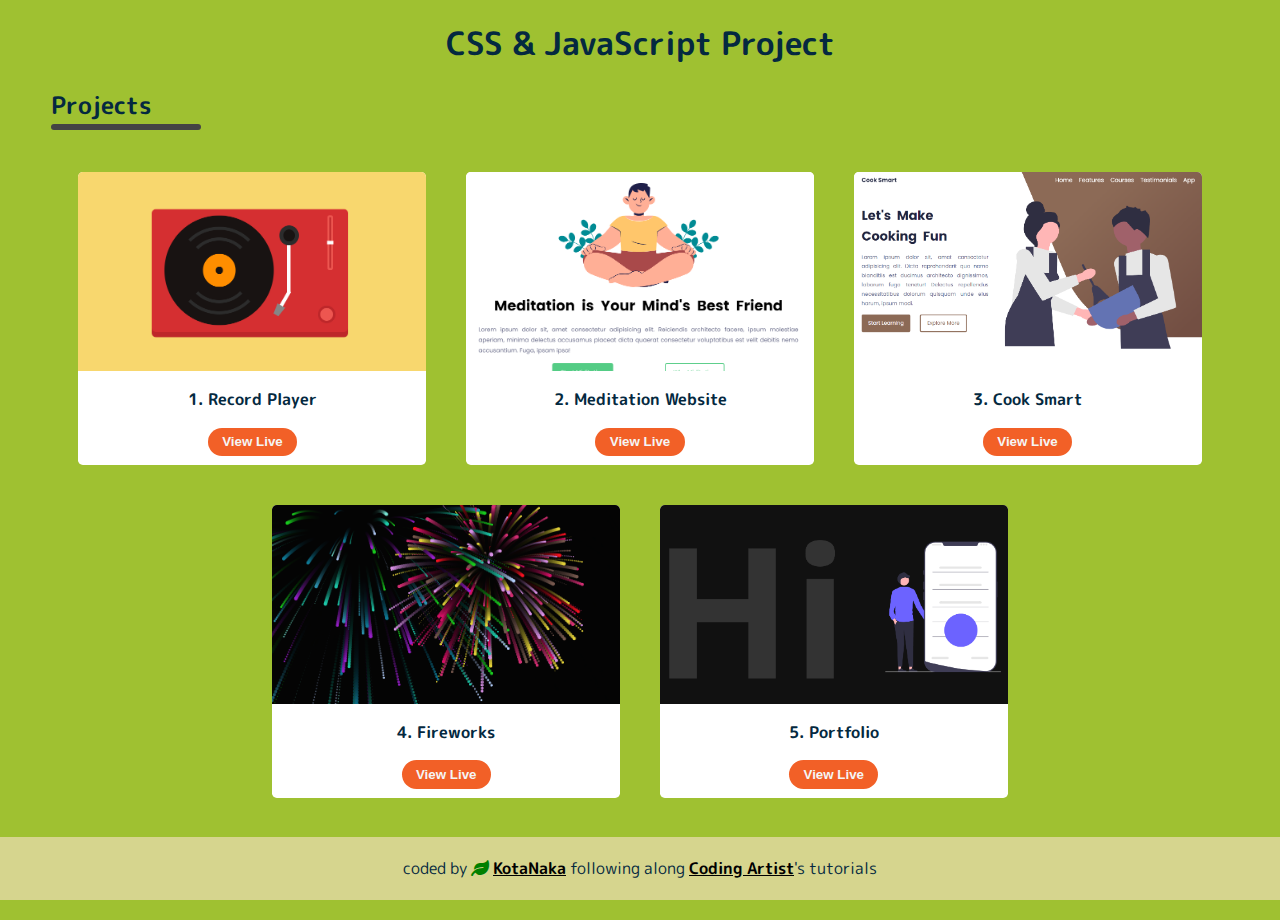
<file: index.html>
<!DOCTYPE html>
<html lang="en">
  <head>
    <meta charset="UTF-8" />
    <meta http-equiv="X-UA-Compatible" content="IE=edge" />
    <meta name="viewport" content="width=device-width, initial-scale=1.0" />
    <title>CSS & JavaScript Projects</title>
    <link
      rel="stylesheet"
      href="https://cdnjs.cloudflare.com/ajax/libs/font-awesome/5.15.3/css/all.min.css"
    />
    <link rel="stylesheet" href="style.css" />
    <script src="script.js" defer></script>
  </head>
  <body>
    <div class="container">
      <h1>CSS & JavaScript Project</h1>
      <h2>Projects</h2>
      <ul id="list"></ul>
    </div>
    <footer>
      coded by <i class="fas fa-leaf"></i>
      <a href="http://github.com/Cotamor">KotaNaka</a> following along
      <a href="https://codingartistweb.com/">Coding Artist</a>'s tutorials
    </footer>
  </body>
</html>
</file>
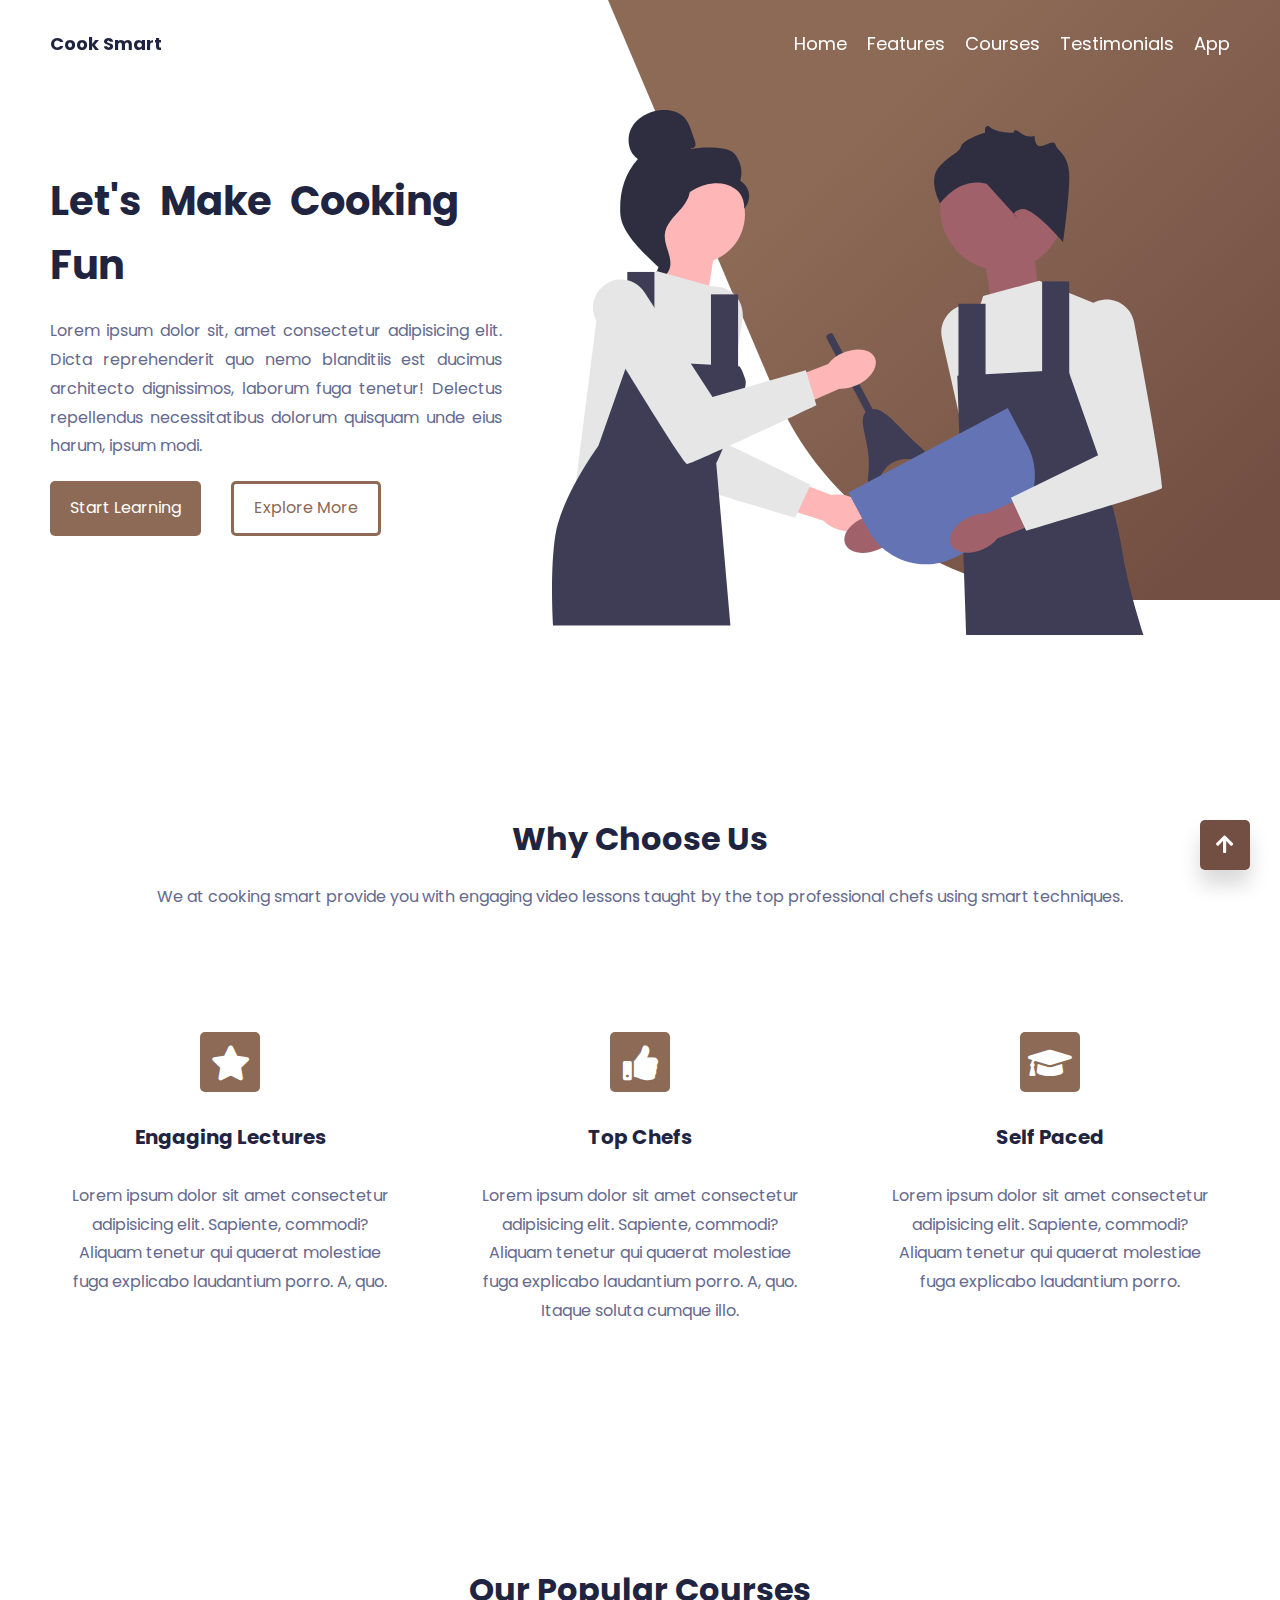
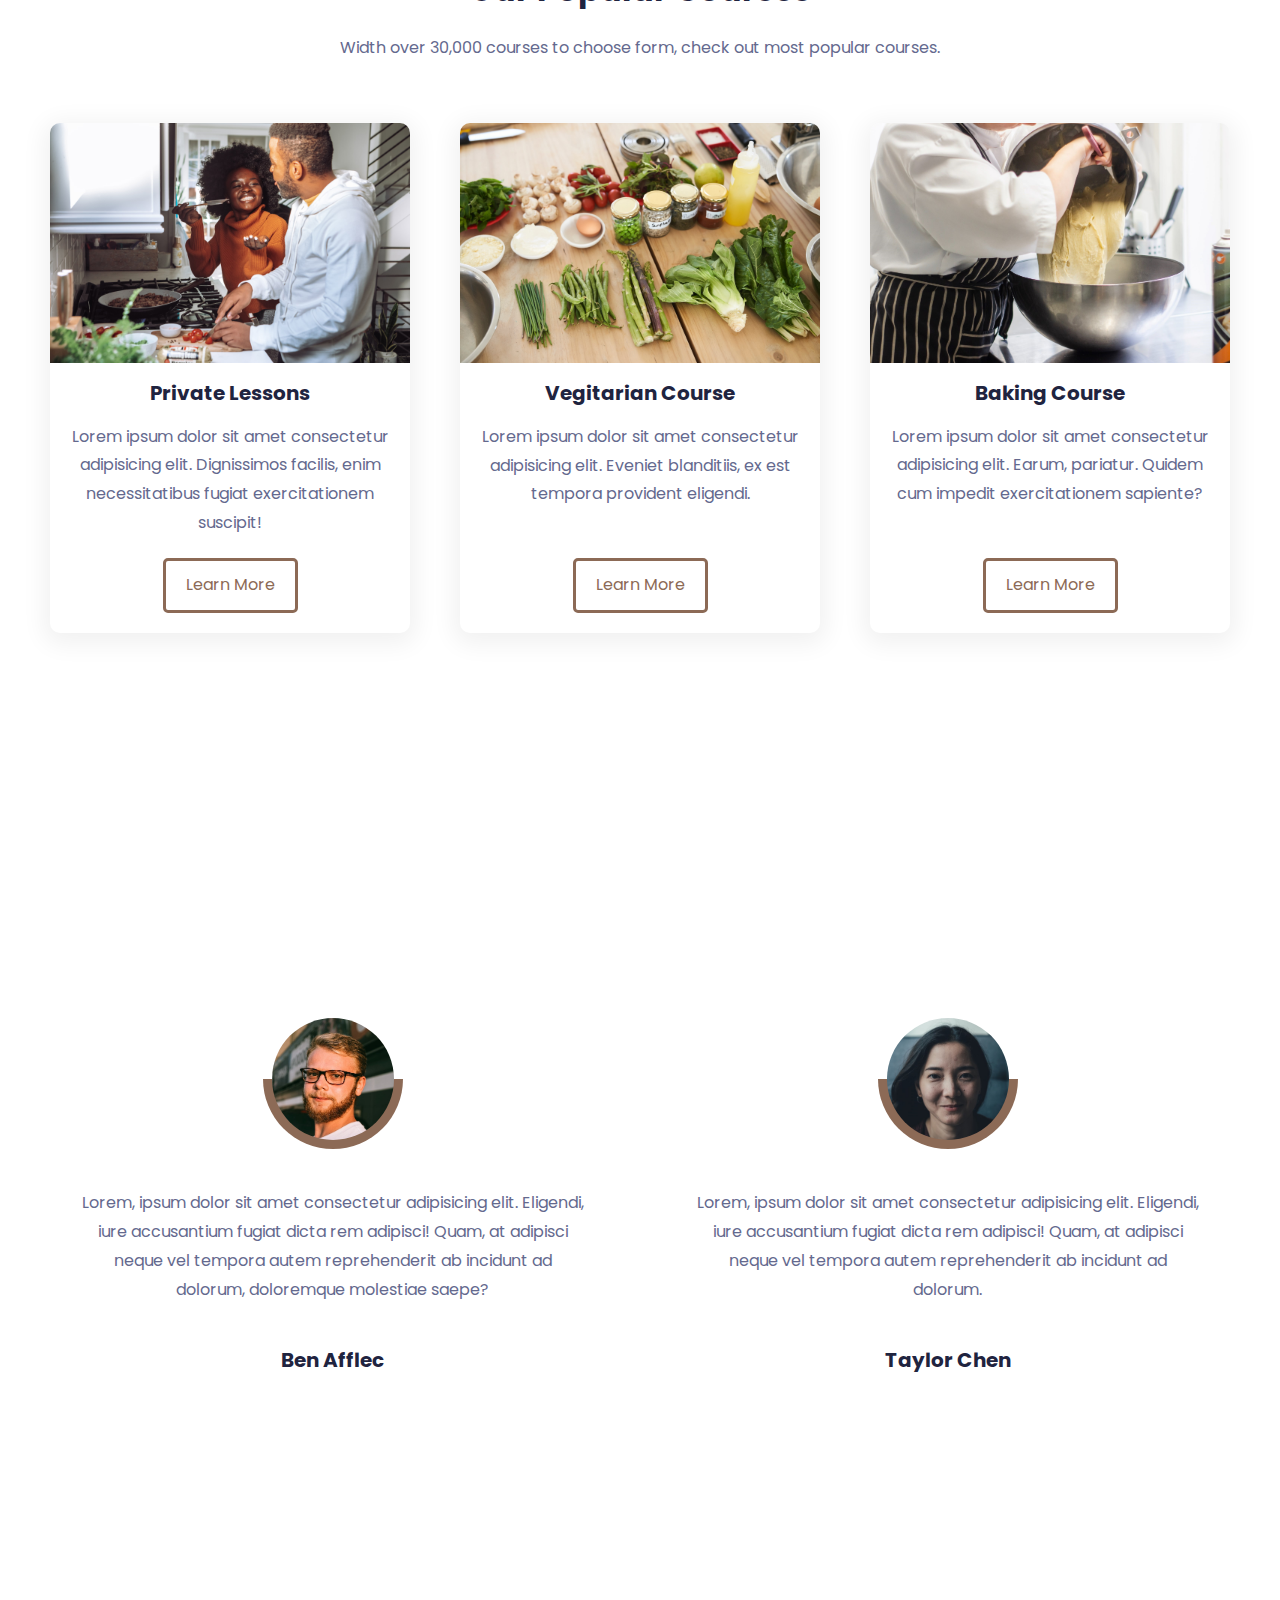
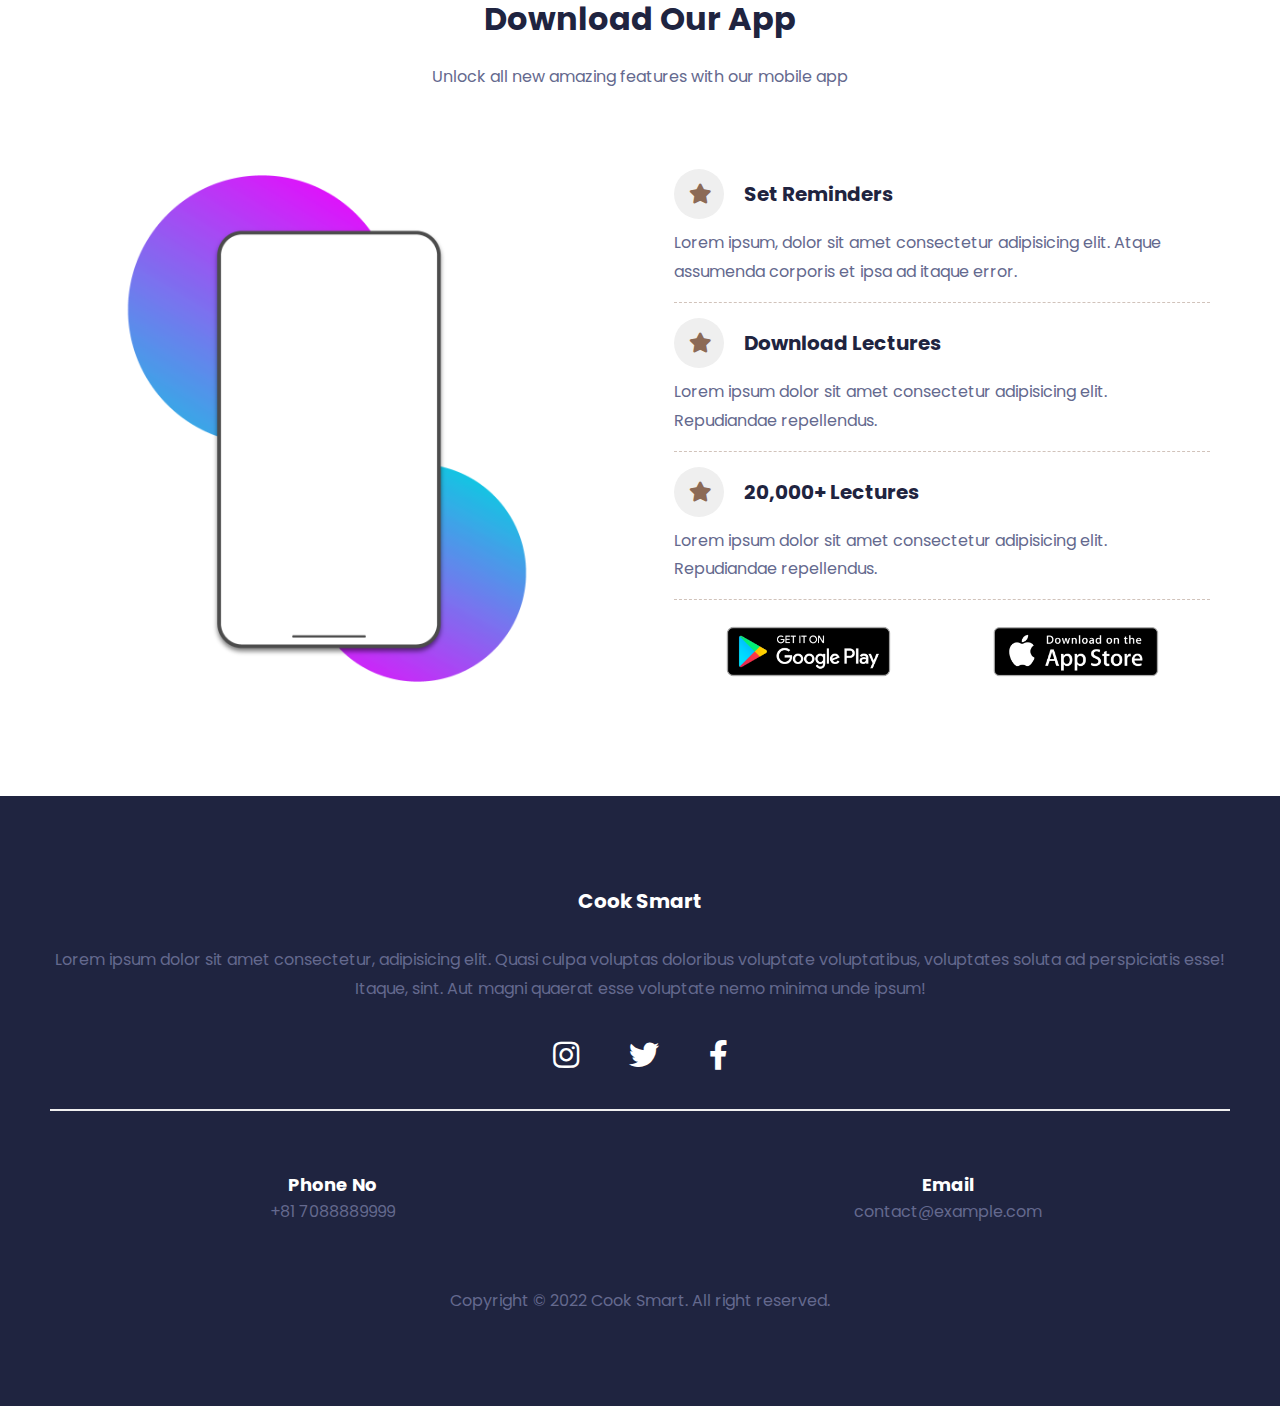
<file: cook_smart/index.html>
<!DOCTYPE html>
<html lang="en">
  <head>
    <meta charset="UTF-8" />
    <meta http-equiv="X-UA-Compatible" content="IE=edge" />
    <meta name="viewport" content="width=device-width, initial-scale=1.0" />
    <title>Cook Smart</title>
    <!-- FontAwesome Icons CDN -->
    <link
      rel="stylesheet"
      href="https://cdnjs.cloudflare.com/ajax/libs/font-awesome/5.15.3/css/all.min.css"
    />
    <!-- Google Fonts -->
    <link
      href="https://fonts.googleapis.com/css2?family=Poppins:wght@400;700&display=swap"
      rel="stylesheet"
    />
    <!-- Styel Sheet -->
    <link rel="stylesheet" href="style.css" />
    <!-- Media Queries -->
    <link rel="stylesheet" href="queries.css" />
  </head>
  <body>
    <!-- Scroll To Top Button -->
    <button id="scroll-top">
      <i class="fas fa-arrow-up"></i>
    </button>
    <!-- Header -->
    <header>
      <nav>
        <a href="#home" id="logo">Cook Smart</a>
        <i class="fas fa-bars" id="burger-menu"></i>
        <ul id="navbar">
          <li>
            <a href="#home">Home</a>
          </li>
          <li>
            <a href="#features">Features</a>
          </li>
          <li>
            <a href="#courses">Courses</a>
          </li>
          <li>
            <a href="#testimonial">Testimonials</a>
          </li>
          <li>
            <a href="#download-app">App</a>
          </li>
        </ul>
      </nav>
    </header>
    <!-- Section: Hero -->
    <section id="home" class="hero">
      <img
        src="imgs/header-shape.svg"
        id="header-shape"
        alt="header background shape"
      />
      <div class="hero-content">
        <h1>Let's Make Cooking Fun</h1>
        <p>
          Lorem ipsum dolor sit, amet consectetur adipisicing elit. Dicta
          reprehenderit quo nemo blanditiis est ducimus architecto dignissimos,
          laborum fuga tenetur! Delectus repellendus necessitatibus dolorum
          quisquam unde eius harum, ipsum modi.
        </p>
        <div class="btn-container">
          <button class="primary-btn btn">Start Learning</button>
          <button class="secondary-btn btn">Explore More</button>
        </div>
      </div>
      <div class="hero-img">
        <img src="imgs/hero-image.svg" alt="hero image" />
      </div>
    </section>
    <!-- Section: Features -->
    <section class="features" id="features">
      <h2>Why Choose Us</h2>
      <p class="section-description">
        We at cooking smart provide you with engaging video lessons taught by
        the top professional chefs using smart techniques.
      </p>
      <div class="row">
        <div class="column">
          <i class="fas fa-star"></i>
          <h3>Engaging Lectures</h3>
          <p>
            Lorem ipsum dolor sit amet consectetur adipisicing elit. Sapiente,
            commodi? Aliquam tenetur qui quaerat molestiae fuga explicabo
            laudantium porro. A, quo.
          </p>
        </div>
        <div class="column">
          <i class="fas fa-thumbs-up"></i>
          <h3>Top Chefs</h3>
          <p>
            Lorem ipsum dolor sit amet consectetur adipisicing elit. Sapiente,
            commodi? Aliquam tenetur qui quaerat molestiae fuga explicabo
            laudantium porro. A, quo. Itaque soluta cumque illo.
          </p>
        </div>
        <div class="column">
          <i class="fas fa-graduation-cap"></i>
          <h3>Self Paced</h3>
          <p>
            Lorem ipsum dolor sit amet consectetur adipisicing elit. Sapiente,
            commodi? Aliquam tenetur qui quaerat molestiae fuga explicabo
            laudantium porro.
          </p>
        </div>
      </div>
    </section>
    <!-- Section: Courses -->
    <section class="courses" id="courses">
      <h2>Our Popular Courses</h2>
      <p class="section-description">
        Width over 30,000 courses to choose form, check out most popular
        courses.
      </p>
      <div class="row">
        <div class="column">
          <img src="imgs/online-lesson.jpg" />
          <h3>Private Lessons</h3>
          <p>
            Lorem ipsum dolor sit amet consectetur adipisicing elit. Dignissimos
            facilis, enim necessitatibus fugiat exercitationem suscipit!
          </p>
          <div class="courses-btn">
            <button class="btn secondary-btn">Learn More</button>
          </div>
        </div>
        <div class="column">
          <img src="imgs/vegitalian.jpg" />
          <h3>Vegitarian Course</h3>
          <p>
            Lorem ipsum dolor sit amet consectetur adipisicing elit. Eveniet
            blanditiis, ex est tempora provident eligendi.
          </p>
          <div class="courses-btn">
            <button class="btn secondary-btn">Learn More</button>
          </div>
        </div>
        <div class="column">
          <img src="imgs/baking.jpg" />
          <h3>Baking Course</h3>
          <p>
            Lorem ipsum dolor sit amet consectetur adipisicing elit. Earum,
            pariatur. Quidem cum impedit exercitationem sapiente?
          </p>
          <div class="courses-btn">
            <button class="btn secondary-btn">Learn More</button>
          </div>
        </div>
      </div>
    </section>
    <!-- Section: Testimonial -->
    <section class="testimonial" id="testimonial">
      <h2>What Our Students Say</h2>
      <p class="section-description">
        We provide a learning experience that is not available elsewhere. We
        have over 50,000 happy students.
      </p>
      <div class="row">
        <div class="column">
          <div class="testimonial-image">
            <img src="imgs/face-m1.jpg" alt="person image" />
          </div>
          <p>
            Lorem, ipsum dolor sit amet consectetur adipisicing elit. Eligendi,
            iure accusantium fugiat dicta rem adipisci! Quam, at adipisci neque
            vel tempora autem reprehenderit ab incidunt ad dolorum, doloremque
            molestiae saepe?
          </p>
          <h3>Ben Afflec</h3>
        </div>
        <div class="column">
          <div class="testimonial-image">
            <img src="imgs/face-w2.jpg" alt="person image" />
          </div>
          <p>
            Lorem, ipsum dolor sit amet consectetur adipisicing elit. Eligendi,
            iure accusantium fugiat dicta rem adipisci! Quam, at adipisci neque
            vel tempora autem reprehenderit ab incidunt ad dolorum.
          </p>
          <h3>Taylor Chen</h3>
        </div>
      </div>
    </section>
    <!-- Section: Download App -->
    <section class="download-app" id="download-app">
      <h2>Download Our App</h2>
      <p class="section-description">
        Unlock all new amazing features with our mobile app
      </p>
      <div class="row">
        <div class="column">
          <img
            src="imgs/download-app2.png"
            class="phone-img"
            alt="phone image"
          />
        </div>
        <div class="column">
          <div class="app-feature">
            <div>
              <i class="fas fa-star"></i>
              <h3>Set Reminders</h3>
            </div>
            <p>
              Lorem ipsum, dolor sit amet consectetur adipisicing elit. Atque
              assumenda corporis et ipsa ad itaque error.
            </p>
          </div>
          <div class="app-feature">
            <div>
              <i class="fas fa-star"></i>
              <h3>Download Lectures</h3>
            </div>
            <p>
              Lorem ipsum dolor sit amet consectetur adipisicing elit.
              Repudiandae repellendus.
            </p>
          </div>
          <div class="app-feature">
            <div>
              <i class="fas fa-star"></i>
              <h3>20,000+ Lectures</h3>
            </div>
            <p>
              Lorem ipsum dolor sit amet consectetur adipisicing elit.
              Repudiandae repellendus.
            </p>
          </div>
          <div class="download-btns">
            <a href="#google-play">
              <img src="imgs/google-play.png" alt="" />
            </a>
            <a href="#apple-store">
              <img src="imgs/app-store.png" alt="" />
            </a>
          </div>
        </div>
      </div>
    </section>
    <!-- Footer -->
    <footer>
      <div class="row footer-about">
        <h3>Cook Smart</h3>
        <p>
          Lorem ipsum dolor sit amet consectetur, adipisicing elit. Quasi culpa
          voluptas doloribus voluptate voluptatibus, voluptates soluta ad
          perspiciatis esse! Itaque, sint. Aut magni quaerat esse voluptate nemo
          minima unde ipsum!
        </p>
        <div class="social-links">
          <a href="#">
            <i class="fab fa-instagram"></i>
          </a>
          <a href="#">
            <i class="fab fa-twitter"></i>
          </a>
          <a href="#">
            <i class="fab fa-facebook-f"></i>
          </a>
        </div>
      </div>
      <div class="row footer-contact">
        <div class="column">
          <h4>Phone No</h4>
          <p>+81 7088889999</p>
        </div>
        <div class="column">
          <h4>Email</h4>
          <p>contact@example.com</p>
        </div>
      </div>
      <p class="footer-copyright">
        Copyright &copy; 2022 Cook Smart. All right reserved.
      </p>
    </footer>
    <!-- Script -->
    <script src="script.js"></script>
  </body>
</html>
</file>
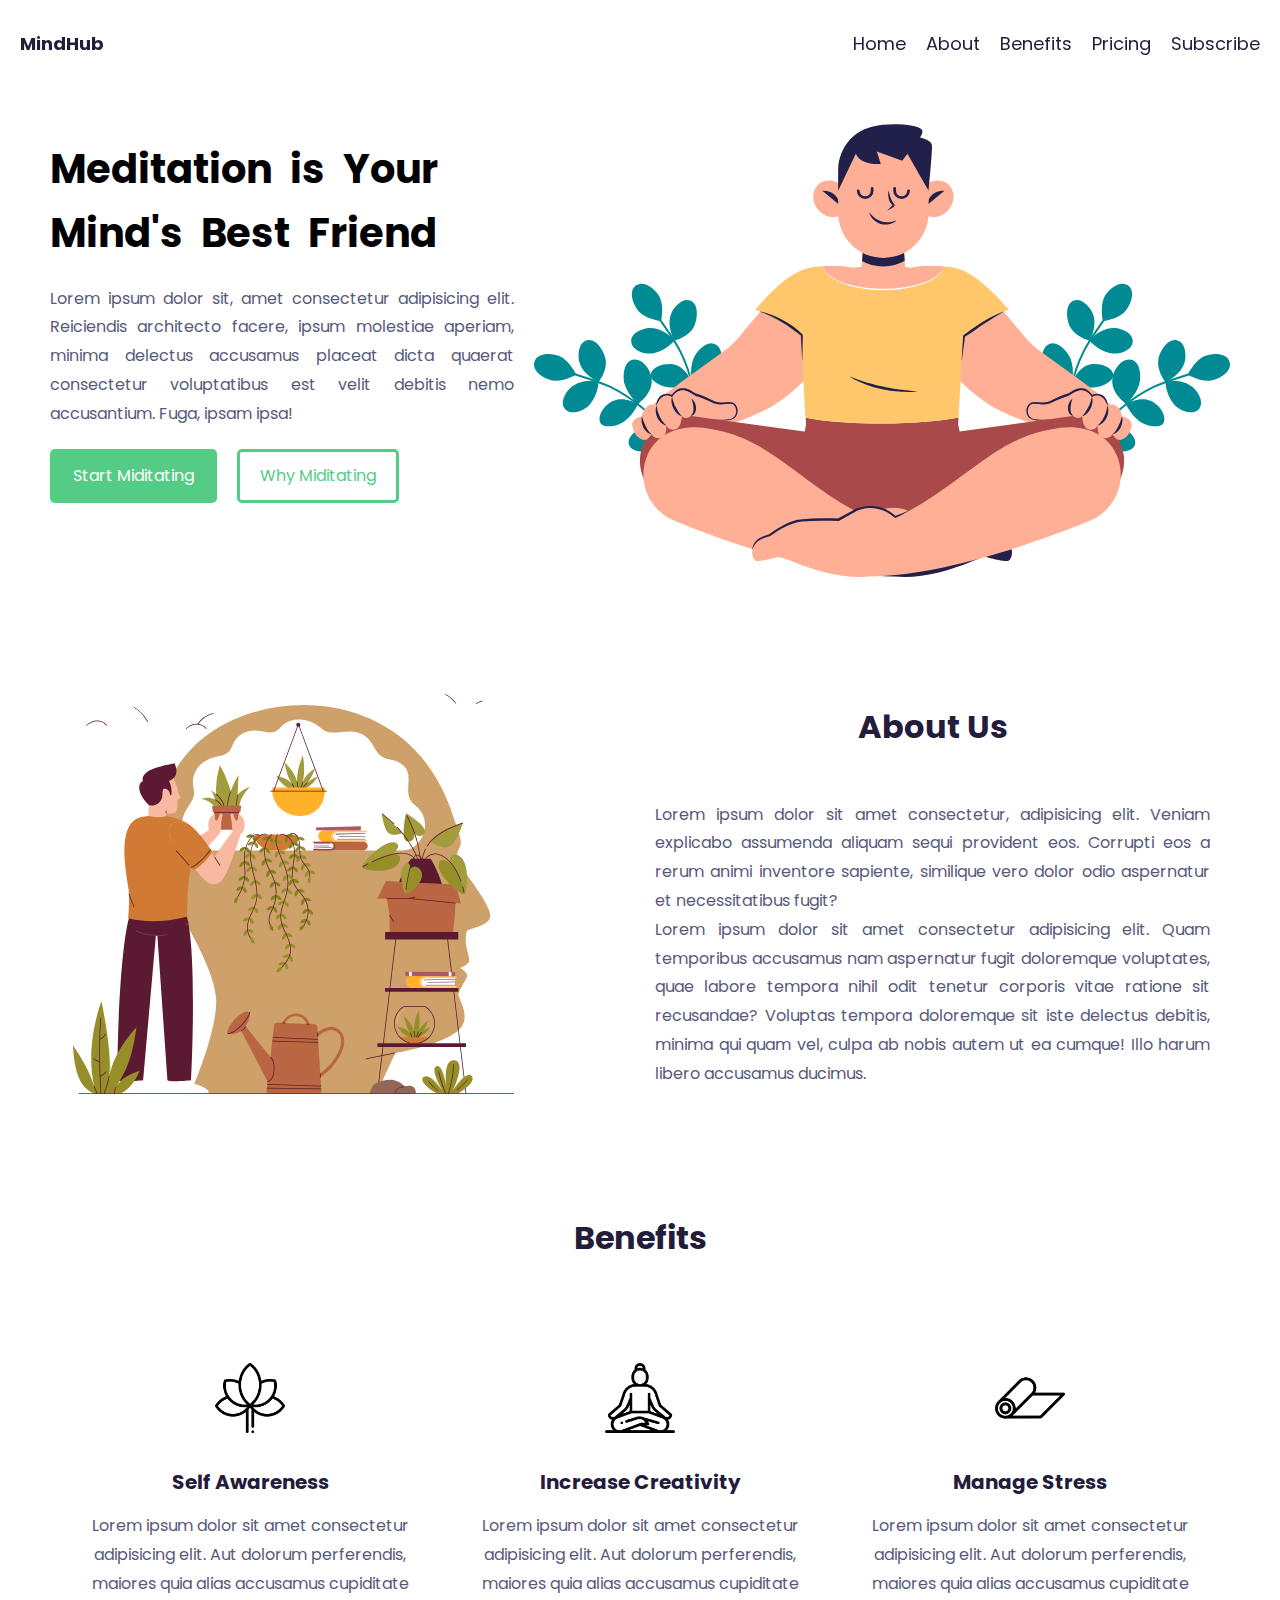
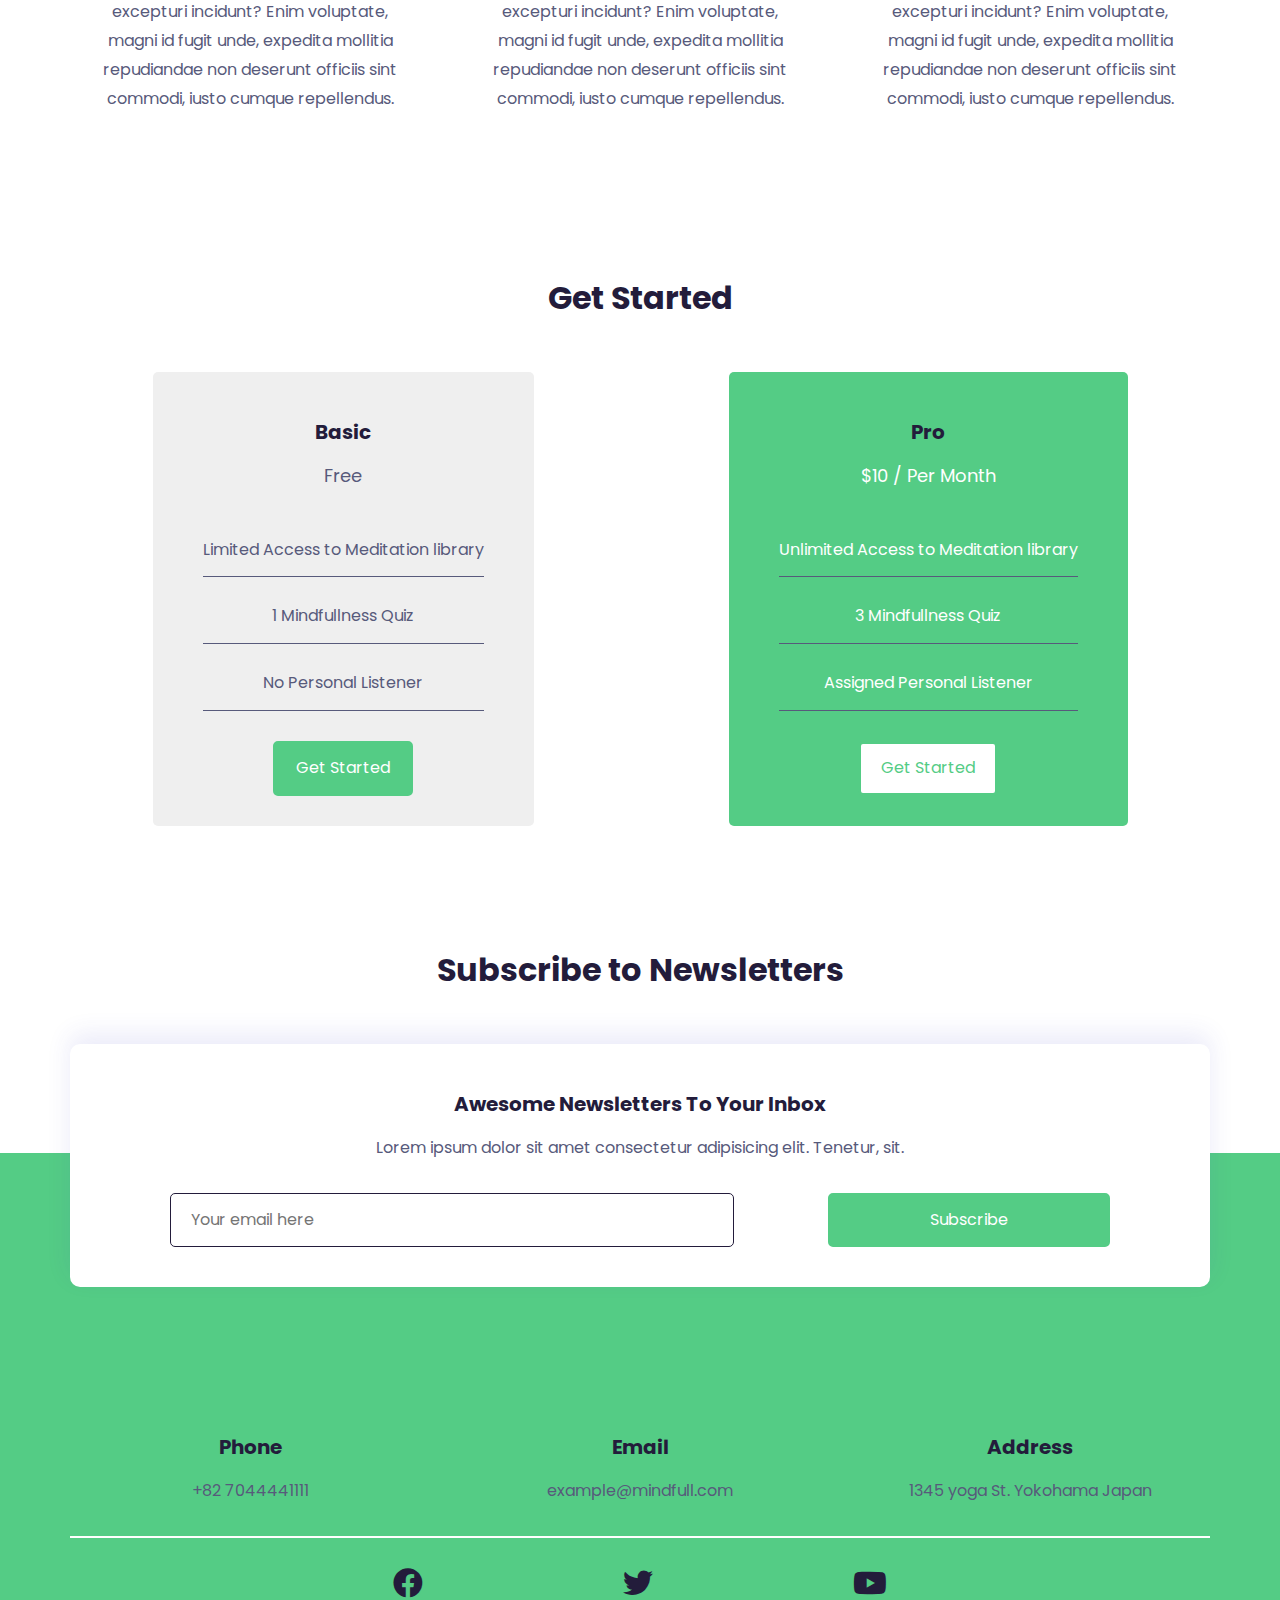
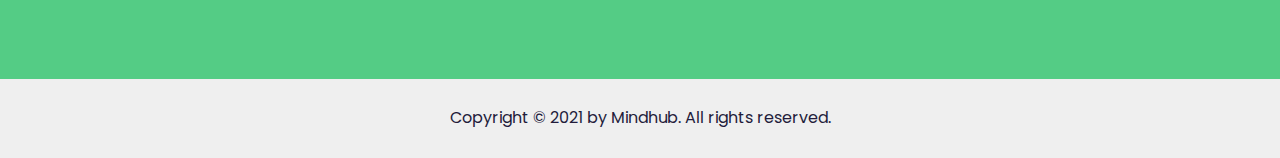
<file: meditation_website/index.html>
<!DOCTYPE html>
<html lang="en">
  <head>
    <meta charset="UTF-8" />
    <meta http-equiv="X-UA-Compatible" content="IE=edge" />
    <meta name="viewport" content="width=device-width, initial-scale=1.0" />
    <title>Meditation Website</title>
    <!-- FontAwesome Icons CDN -->
    <link
      rel="stylesheet"
      href="https://cdnjs.cloudflare.com/ajax/libs/font-awesome/5.15.3/css/all.min.css"
    />
    <!-- Google Fonts -->
    <link
      href="https://fonts.googleapis.com/css2?family=Poppins:wght@400;700&display=swap"
      rel="stylesheet"
    />
    <!-- Styel Sheet -->
    <link rel="stylesheet" href="style.css" />
    <!-- Media Queries -->
    <link rel="stylesheet" href="queries.css" />
  </head>
  <body>
    <!-- Scroll Indiator -->
    <div class="progress-container">
      <div id="progress"></div>
    </div>

    <!-- Navigation -->
    <nav>
      <a href="#home" id="logo">MindHub</a>
      <i class="fas fa-bars" id="ham-menu"></i>
      <ul id="nav-bar">
        <li>
          <a href="#home">Home</a>
        </li>
        <li>
          <a href="#about">About</a>
        </li>
        <li>
          <a href="#benefits">Benefits</a>
        </li>
        <li>
          <a href="#pricing">Pricing</a>
        </li>
        <li>
          <a href="#subscribe">Subscribe</a>
        </li>
      </ul>
    </nav>
    <!-- Header -->
    <header id="home">
      <div class="hero-content">
        <div class="hero-text">
          <h1>Meditation is Your Mind's Best Friend</h1>
          <p>
            Lorem ipsum dolor sit, amet consectetur adipisicing elit. Reiciendis
            architecto facere, ipsum molestiae aperiam, minima delectus
            accusamus placeat dicta quaerat consectetur voluptatibus est velit
            debitis nemo accusantium. Fuga, ipsam ipsa!
          </p>
        </div>
        <div class="hero-btns">
          <button class="btn-primary">Start Miditating</button>
          <button class="btn-secondary">Why Miditating</button>
        </div>
      </div>
      <img src="hero.svg" alt="hero image" />
    </header>
    <!-- Section: About -->
    <section class="about" id="about">
      <div class="row">
        <div class="column">
          <img src="about.svg" alt="about image" />
        </div>
        <div class="column">
          <h2>About Us</h2>
          <p>
            Lorem ipsum dolor sit amet consectetur, adipisicing elit. Veniam
            explicabo assumenda aliquam sequi provident eos. Corrupti eos a
            rerum animi inventore sapiente, similique vero dolor odio aspernatur
            et necessitatibus fugit?
          </p>
          <p>
            Lorem ipsum dolor sit amet consectetur adipisicing elit. Quam
            temporibus accusamus nam aspernatur fugit doloremque voluptates,
            quae labore tempora nihil odit tenetur corporis vitae ratione sit
            recusandae? Voluptas tempora doloremque sit iste delectus debitis,
            minima qui quam vel, culpa ab nobis autem ut ea cumque! Illo harum
            libero accusamus ducimus.
          </p>
        </div>
      </div>
    </section>
    <!-- Section: Benefits -->
    <section class="benefits" id="benefits">
      <h2>Benefits</h2>
      <div class="row">
        <div class="column">
          <div class="img-container">
            <img src="icon1.png" alt="icon lotus" />
          </div>
          <h3>Self Awareness</h3>
          <p>
            Lorem ipsum dolor sit amet consectetur adipisicing elit. Aut dolorum
            perferendis, maiores quia alias accusamus cupiditate excepturi
            incidunt? Enim voluptate, magni id fugit unde, expedita mollitia
            repudiandae non deserunt officiis sint commodi, iusto cumque
            repellendus.
          </p>
        </div>
        <div class="column">
          <div class="img-container">
            <img src="icon2.png" alt="icon lotus" />
          </div>
          <h3>Increase Creativity</h3>
          <p>
            Lorem ipsum dolor sit amet consectetur adipisicing elit. Aut dolorum
            perferendis, maiores quia alias accusamus cupiditate excepturi
            incidunt? Enim voluptate, magni id fugit unde, expedita mollitia
            repudiandae non deserunt officiis sint commodi, iusto cumque
            repellendus.
          </p>
        </div>
        <div class="column">
          <div class="img-container">
            <img src="icon3.png" alt="icon lotus" />
          </div>
          <h3>Manage Stress</h3>
          <p>
            Lorem ipsum dolor sit amet consectetur adipisicing elit. Aut dolorum
            perferendis, maiores quia alias accusamus cupiditate excepturi
            incidunt? Enim voluptate, magni id fugit unde, expedita mollitia
            repudiandae non deserunt officiis sint commodi, iusto cumque
            repellendus.
          </p>
        </div>
      </div>
    </section>
    <!-- Section: Pricing  -->
    <section class="pricing" id="pricing">
      <h2>Get Started</h2>
      <div class="row">
        <div class="column basic">
          <h3>Basic</h3>
          <h4>Free</h4>
          <div class="details">
            <p>Limited Access to Meditation library</p>
            <p>1 Mindfullness Quiz</p>
            <p>No Personal Listener</p>
          </div>
          <button class="btn-primary">Get Started</button>
        </div>
        <div class="column pro">
          <h3>Pro</h3>
          <h4>$10 / Per Month</h4>
          <div class="details">
            <p>Unlimited Access to Meditation library</p>
            <p>3 Mindfullness Quiz</p>
            <p>Assigned Personal Listener</p>
          </div>
          <button class="btn-secondary">Get Started</button>
        </div>
      </div>
    </section>
    <!-- Section: Newsletters  -->
    <section class="newsletters" id="subscribe">
      <h2>Subscribe to Newsletters</h2>
      <div class="wrapper">
        <h3>Awesome Newsletters To Your Inbox</h3>
        <p>
          Lorem ipsum dolor sit amet consectetur adipisicing elit. Tenetur, sit.
        </p>
        <form action="">
          <input type="email" placeholder="Your email here" />
          <button class="btn-primary">Subscribe</button>
        </form>
      </div>
    </section>
    <!-- Footer -->
    <footer>
      <div class="footer-wrapper">
        <div class="row">
          <div class="column">
            <h3>Phone</h3>
            <p>+82 7044441111</p>
          </div>
          <div class="column">
            <h3>Email</h3>
            <p>example@mindfull.com</p>
          </div>
          <div class="column">
            <h3>Address</h3>
            <p>1345 yoga St. Yokohama Japan</p>
          </div>
        </div>
        <div class="row">
          <span>
            <i class="fab fa-facebook"></i>
          </span>
          <span>
            <i class="fab fa-twitter"></i>
          </span>
          <span>
            <i class="fab fa-youtube"></i>
          </span>
        </div>
      </div>
    </footer>
    <!-- Copyright -->
    <div class="copyright">
      <p>Copyright &copy; 2021 by Mindhub. All rights reserved.</p>
    </div>
    <!-- Scroll to Top button -->
    <button id="scroll-top-btn">
      <i class="fas fa-arrow-up"></i>
    </button>
    <!-- JavaScript -->
    <script src="script.js"></script>
  </body>
</html>
</file>
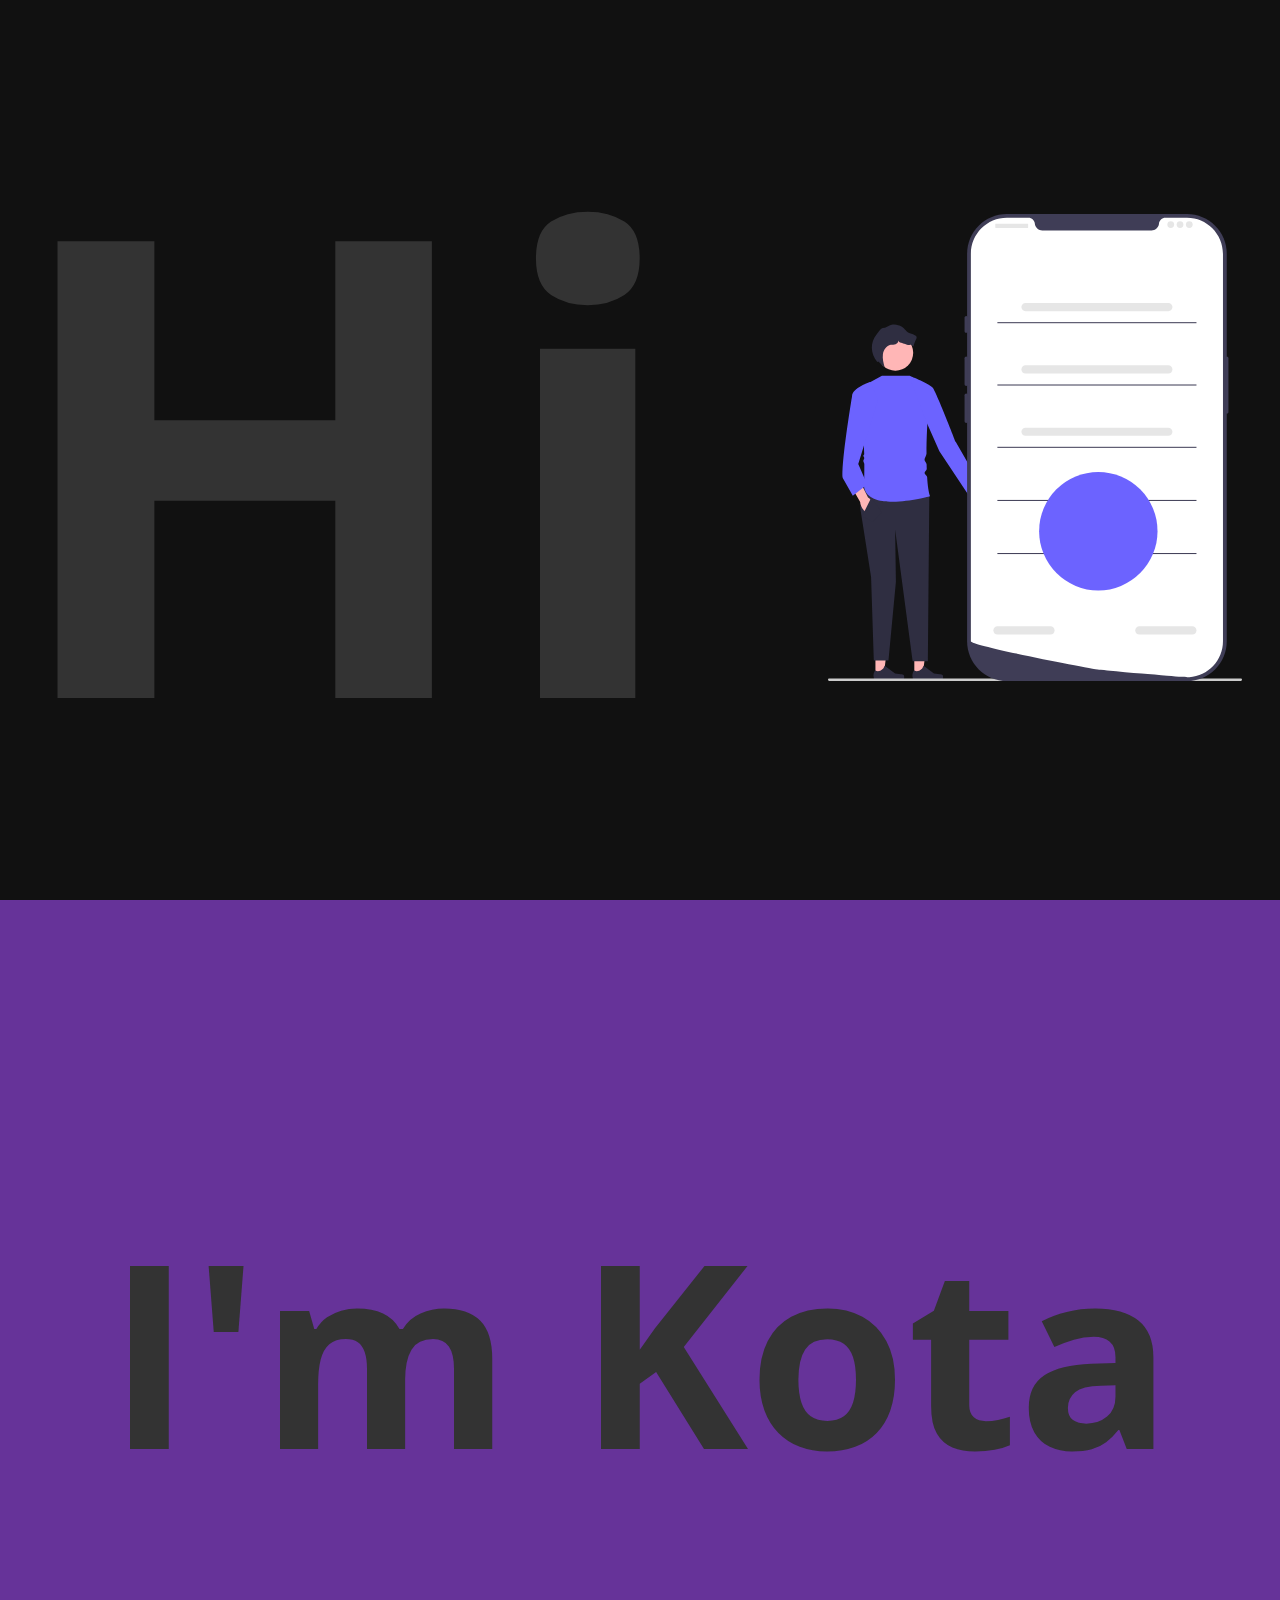
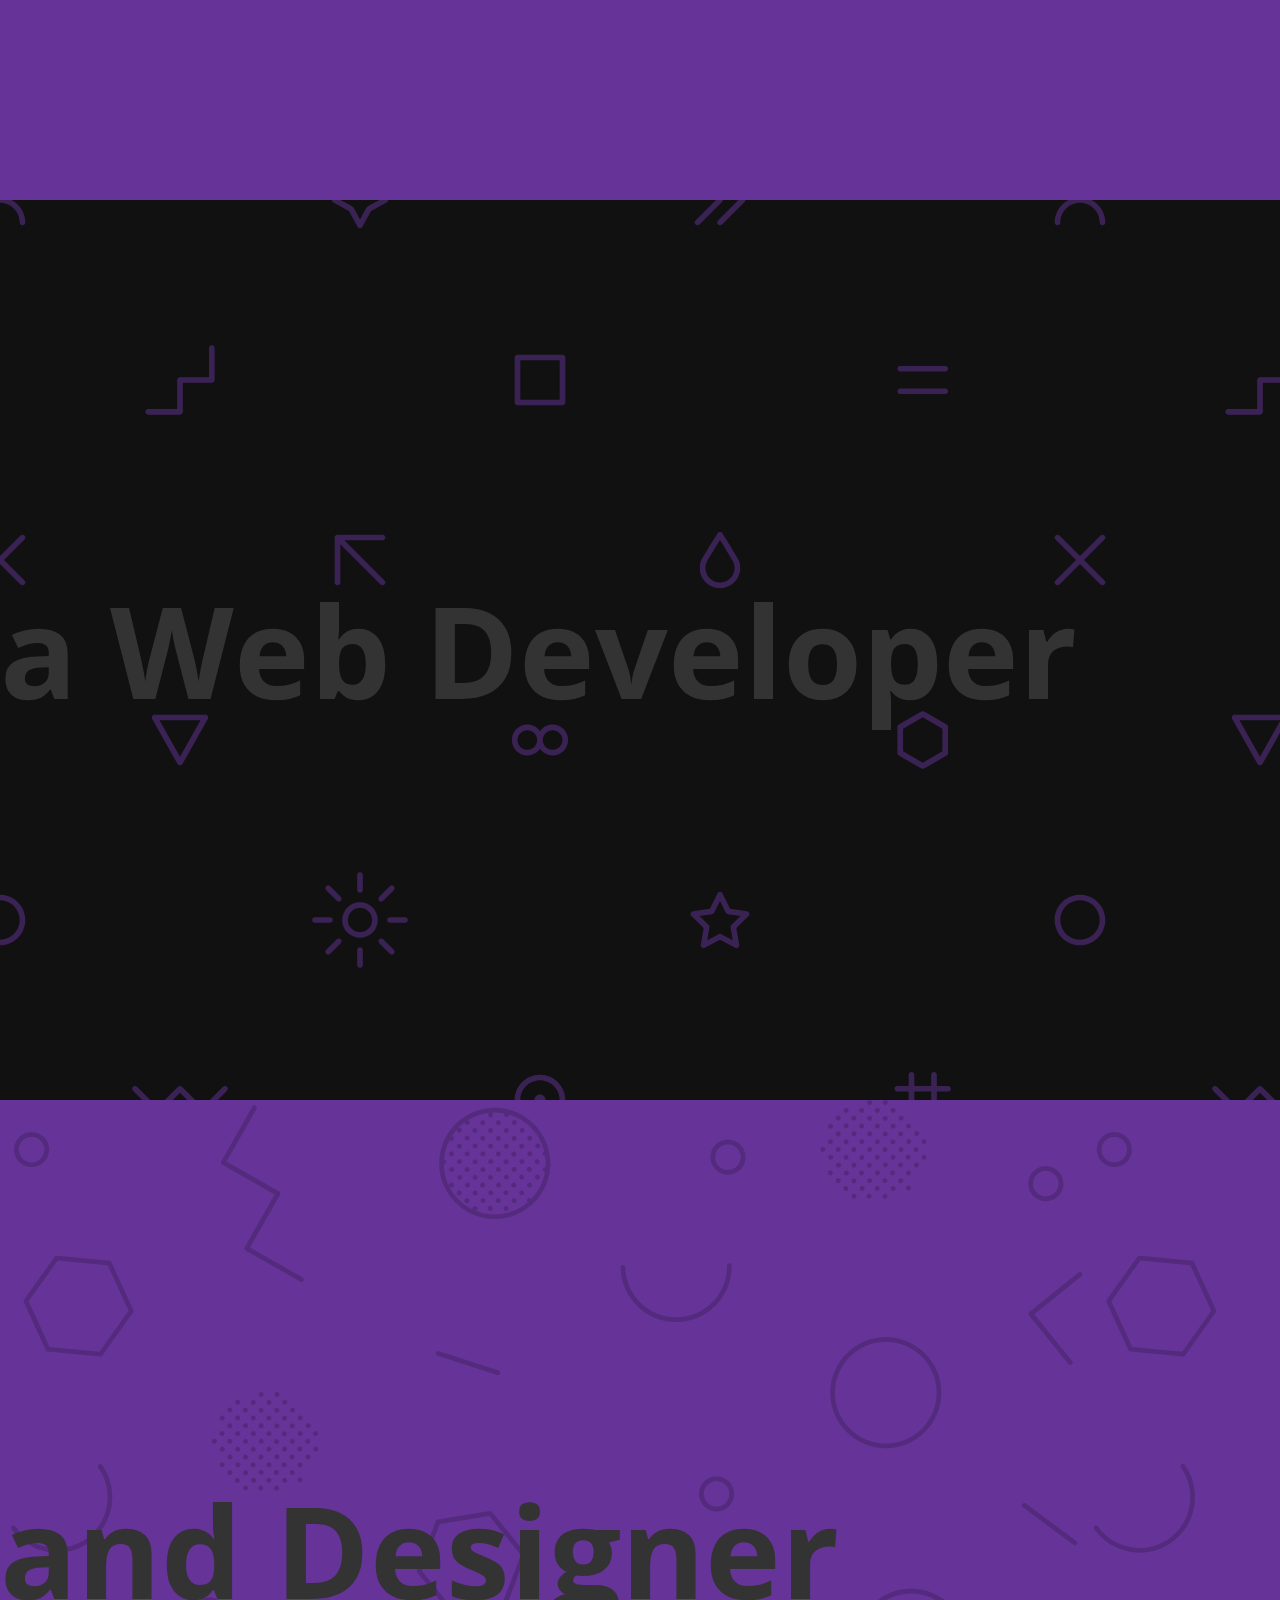
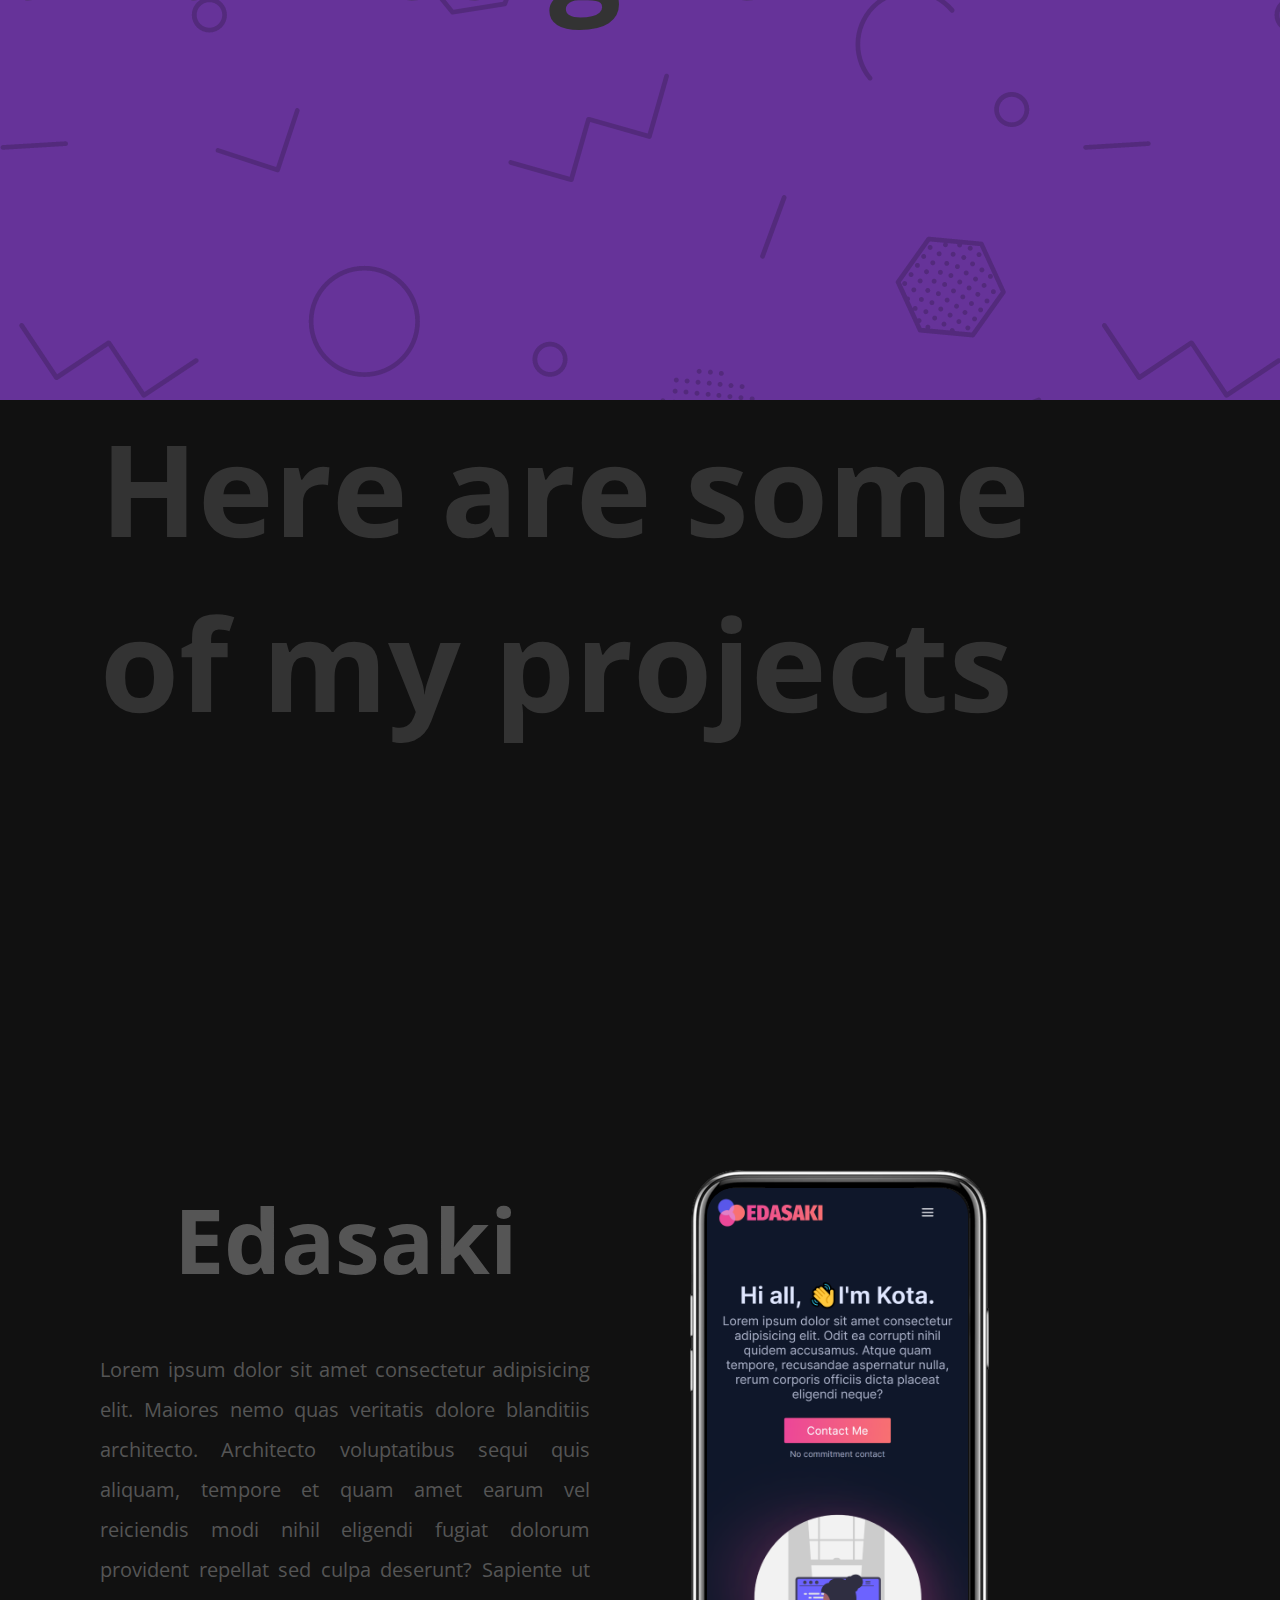
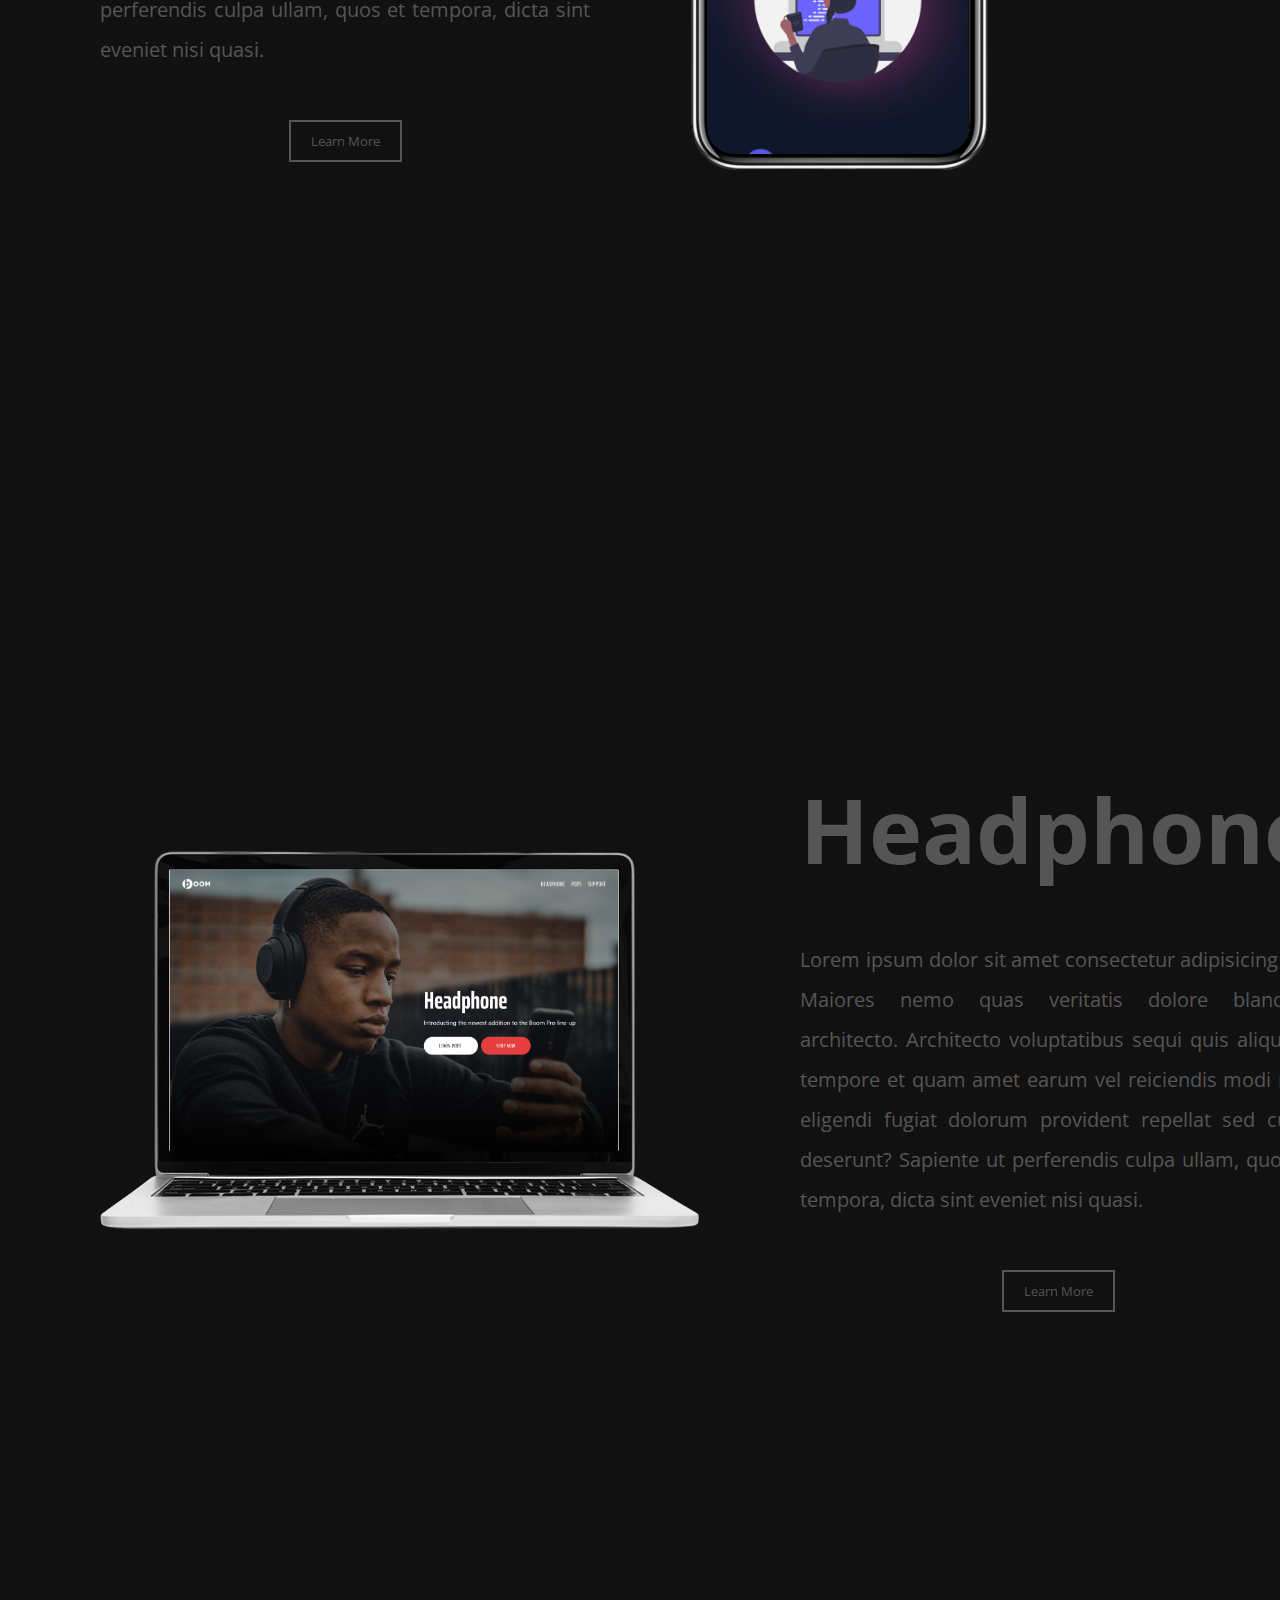
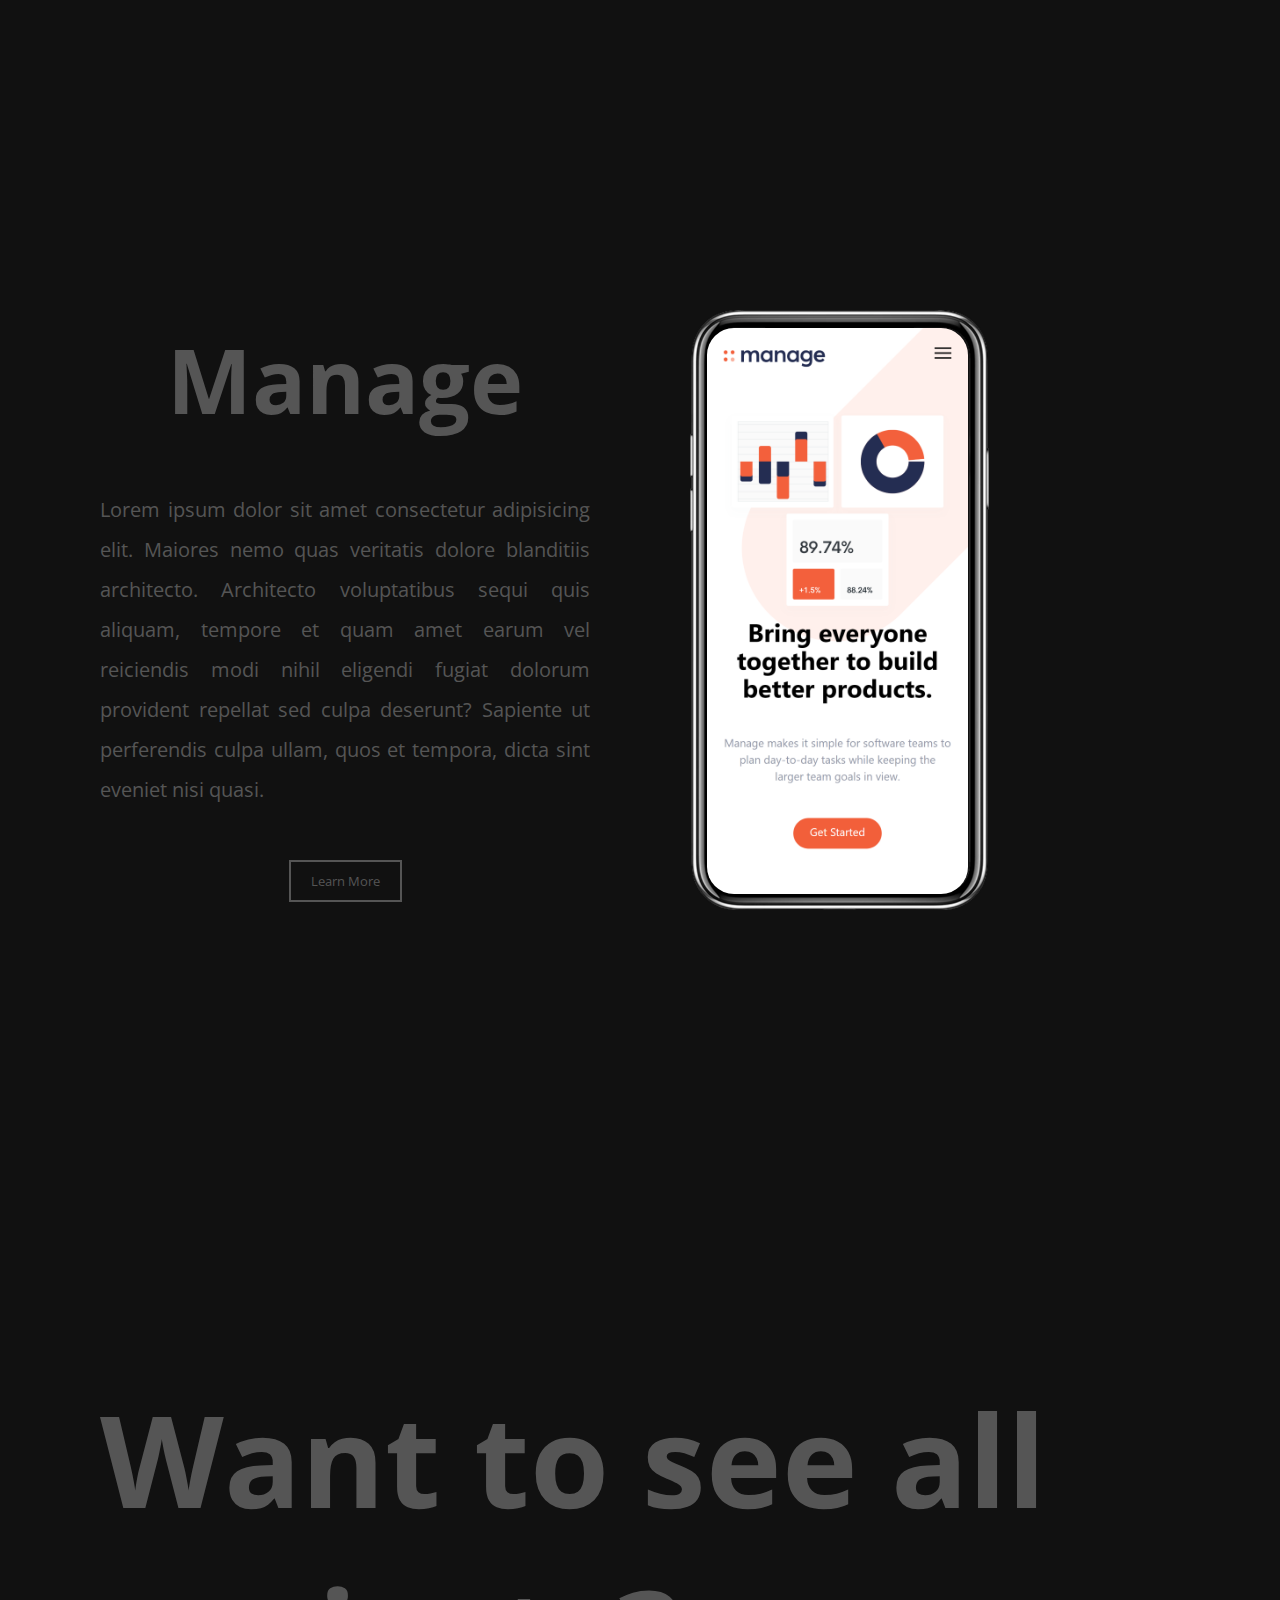
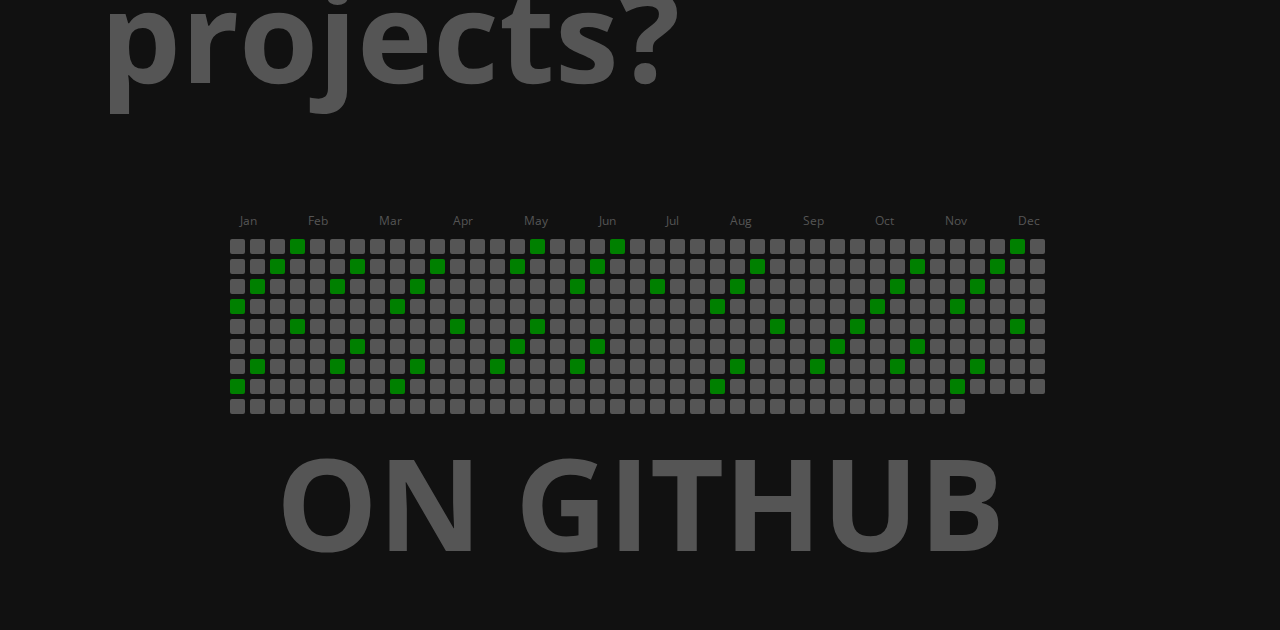
<file: portfolio/index.html>
<!DOCTYPE html>
<html lang="en">
  <head>
    <meta charset="UTF-8" />
    <meta http-equiv="X-UA-Compatible" content="IE=edge" />
    <meta name="viewport" content="width=device-width, initial-scale=1.0" />
    <title>Document</title>
    <link
      href="https://fonts.googleapis.com/css2?family=Open+Sans:wght@300;400;500;600;700&display=swap"
      rel="stylesheet"
    />
    <link rel="stylesheet" href="style.css" />
  </head>
  <body>
    <div class="container">
      <!-- INTRODUCTION -->
      <div class="intro">
        <div class="salute">
          <div class="saluteTextContainer">
            <h1 class="saluteText">Hi</h1>
          </div>
          <div class="saluteImgContainer">
            <img src="./imgs/person.svg" class="saluteImg" />
          </div>
        </div>
        <div class="nameContainer">
          <h2 class="name">I'm Kota</h2>
        </div>
        <div class="jobTitleContainer dark">
          <h2 class="jobTitle">a Web Developer</h2>
        </div>
        <div class="jobTitleContainer purple">
          <h2 class="jobTitle">and Designer</h2>
        </div>
      </div>
      <!-- PROJECTS -->
      <div class="projects">
        <h1 class="projectsTitle">Here are some of my projects</h1>
        <!-- project1 -->
        <div class="project">
          <div class="phone">
            <img src="./imgs/phone.png" alt="phone image" />
            <div class="phoneScreen">
              <img
                src="./imgs/phone-screen1.png"
                alt="phone screen"
                class="phoneApp"
              />
            </div>
          </div>
          <div class="projectDetail">
            <h2 class="projectTitle">Edasaki</h2>
            <p class="projectDesc">
              Lorem ipsum dolor sit amet consectetur adipisicing elit. Maiores
              nemo quas veritatis dolore blanditiis architecto. Architecto
              voluptatibus sequi quis aliquam, tempore et quam amet earum vel
              reiciendis modi nihil eligendi fugiat dolorum provident repellat
              sed culpa deserunt? Sapiente ut perferendis culpa ullam, quos et
              tempora, dicta sint eveniet nisi quasi.
            </p>
            <button class="projectButton">Learn More</button>
          </div>
        </div>
        <!-- project2 -->
        <div class="project">
          <div class="laptop">
            <img src="./imgs/laptop.png" alt="laptop image" />
            <div class="laptopScreen">
              <img
                src="./imgs/laptop-screen.png"
                alt="laptop screen"
                class="laptopApp"
              />
            </div>
          </div>

          <div class="projectDetail">
            <h2 class="projectTitle">Headphone</h2>
            <p class="projectDesc">
              Lorem ipsum dolor sit amet consectetur adipisicing elit. Maiores
              nemo quas veritatis dolore blanditiis architecto. Architecto
              voluptatibus sequi quis aliquam, tempore et quam amet earum vel
              reiciendis modi nihil eligendi fugiat dolorum provident repellat
              sed culpa deserunt? Sapiente ut perferendis culpa ullam, quos et
              tempora, dicta sint eveniet nisi quasi.
            </p>
            <button class="projectButton">Learn More</button>
          </div>
        </div>
        <!-- project3 -->
        <div class="project">
          <div class="phone">
            <img src="./imgs/phone.png" alt="phone image" />
            <div class="phoneScreen">
              <img
                src="./imgs/phone-screen2.png"
                alt="phone screen2"
                class="phoneApp"
              />
            </div>
          </div>

          <div class="projectDetail">
            <h2 class="projectTitle">Manage</h2>
            <p class="projectDesc">
              Lorem ipsum dolor sit amet consectetur adipisicing elit. Maiores
              nemo quas veritatis dolore blanditiis architecto. Architecto
              voluptatibus sequi quis aliquam, tempore et quam amet earum vel
              reiciendis modi nihil eligendi fugiat dolorum provident repellat
              sed culpa deserunt? Sapiente ut perferendis culpa ullam, quos et
              tempora, dicta sint eveniet nisi quasi.
            </p>
            <button class="projectButton">Learn More</button>
          </div>
        </div>
        <!-- GITHUB -->
        <div class="github">
          <h1 class="githubTitle">Want to see all projects?</h1>
          <div class="githubChart">
            <div class="dates">
              <span>Jan</span>
              <span>Feb</span>
              <span>Mar</span>
              <span>Apr</span>
              <span>May</span>
              <span>Jun</span>
              <span>Jul</span>
              <span>Aug</span>
              <span>Sep</span>
              <span>Oct</span>
              <span>Nov</span>
              <span>Dec</span>
            </div>
            <div class="boxContainer"></div>
            <h1 class="githubTitle">ON GITHUB</h1>
          </div>
          <div class="githubSm">
            <a href="#">
              <img src="./imgs/github_logo.svg" alt="" />
            </a>
            <h2>Find Me on Github</h2>
          </div>
        </div>
      </div>
    </div>
    <!-- JavaScript -->
    <script src="script.js"></script>
  </body>
</html>
</file>
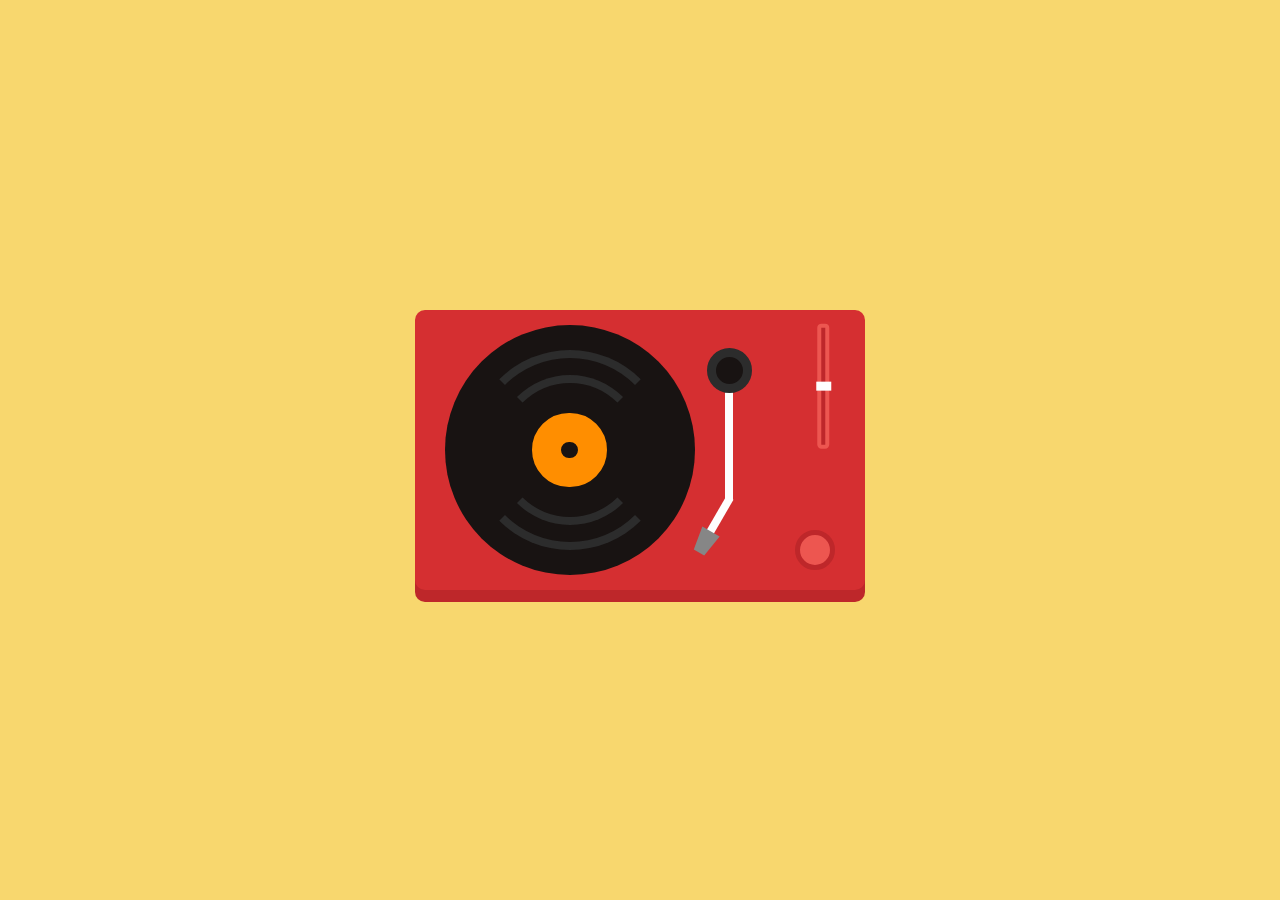
<file: record_player/index.html>
<!DOCTYPE html>
<html lang="en">
  <head>
    <meta charset="UTF-8" />
    <meta http-equiv="X-UA-Compatible" content="IE=edge" />
    <meta name="viewport" content="width=device-width, initial-scale=1.0" />
    <title>Record Player</title>
    <link rel="stylesheet" href="style.css" />
  </head>
  <body>
    <div class="player">
      <div class="record">
        <div class="label"></div>
      </div>
      <div class="tone-arm">
        <div class="control"></div>
      </div>
      <div class="btn"></div>
      <div class="slider-container">
        <input
          id="vol"
          name="vol"
          type="range"
          class="slider"
          min="0"
          max="1"
          step="0.1"
          value="0.5"
        />
      </div>
    </div>
    <audio src="sample.mp3" preload="auto" loop class="my-song"></audio>
    <!-- spript -->
    <script src="script.js"></script>
  </body>
</html>
</file>
<file: style.css>
@import url('https://fonts.googleapis.com/css2?family=M+PLUS+Rounded+1c:wght@300;500;700&display=swap');

:root {
  --primary-color1: #042940;
  --secondary-color1: #005c53;
  --secondary-color2: #9fc131;
  --accent-color1: #f26027;
  --accent-color2: #d6d58e;
}

*,
*::after,
*::before {
  margin: 0;
  padding: 0;
  box-sizing: border-box;
}
body {
  font-family: 'M PLUS Rounded 1c', sans-serif;
  min-height: 100vh;
  color: var(--primary-color1);
  background-color: var(--secondary-color2);
  font-size: 16px;
}
h1 {
  text-align: center;
  margin: 0.62em;
}
h2 {
  position: relative;
  margin-left: 2.12em;
}
h3 {
  margin-bottom: 1em;
  padding-top: 1em;
}
h2::after {
  content: '';
  position: absolute;
  height: 0.25em;
  width: 6.25em;
  background-color: #444;
  border-radius: 1.25em;
  bottom: -0.31em;
  left: 0px;
}
.container {
  margin: 0 auto;
  max-width: 81.25em;
}
ul {
  display: flex;
  flex-wrap: wrap;
  justify-content: center;
  align-items: center;
  width: 100%;
  margin-top: 1.87em;
  margin-bottom: 4.37em;
}
li {
  background-color: #fff;
  border-radius: 0.35em;
  overflow: hidden;
  font-size: 0.87em;
  list-style-type: none;
  margin: 1.42em;
  /* margin-inline: 0.71em; */
  text-align: center;
  width: 25em;
}
li > a {
  display: block;
  border-bottom: #000;
}
li img {
  display: block;
  object-fit: cover;
  height: 14.28em;
  width: 25em;
}
button {
  background-color: var(--accent-color1);
  color: whitesmoke;
  border: none;
  font-weight: bold;
  border-radius: 1.42em;
  padding: 0.5em 1.07em;
  margin-bottom: 0.71em;
  cursor: pointer;
  transition: transform 0.5s ease;
}
button:hover {
  opacity: 0.8;
}
button:active {
  transform: scale(0.9);
}
footer {
  background-color: var(--accent-color2);
  font-size: 1em;
  text-align: center;
  position: fixed;
  bottom: 0px;
  right: 0px;
  left: 0px;
  padding: 1.25em;
}
footer a {
  color: black;
  font-weight: bold;
}
footer i {
  color: green;
}

@media screen and (max-width: 576px) {
  body {
    font-size: 12px;
  }
  h2 {
    margin-left: 1em;
  }
  footer {
    display: none;
  }
}
</file>
<file: cook_smart/style.css>
/* --baseShade1: rgb(140, 106, 86);
--baseShade2: rgb(115, 79, 67); */
/* Variables */
:root {
  --baseShade1: #8c6a56;
  --baseShade2: #734f43;
  --whiteShade1: #ffffff;
  --whiteShade2: #efefef;
  --blackShade1: #1f2440;
  --blackShade2: #64698e;
  --gradShade1: 140, 106, 86;
  --gradShade2: 115, 79, 67;

  --baseFontSize: 1.6rem;

  --headingFontSize1: 4rem;
  --headingFontSize2: 3.2rem;
  --headingFontSize3: 2rem;
  --headingFontSize4: 1.8rem;

  --borderRadius1: 1rem;
  --borderRadius2: 0.5rem;
}
/* Base Styles */
*,
*:before,
*:after {
  margin: 0;
  padding: 0;
  box-sizing: border-box;
}
*:not(i) {
  font-family: 'Poppins', sans-serif;
}
html {
  font-size: 62.5%;
  scroll-behavior: smooth;
}

/* Utility Classes */
section,
footer {
  padding: 9rem 5rem;
}
.row {
  display: flex;
  justify-content: space-between;
  align-items: center;
  gap: 5rem;
}
.column {
  display: flex;
  flex-direction: column;
  width: 100%;
}
.section-description {
  text-align: center;
  margin: 2rem 0 6rem;
}
h1 {
  font-size: var(--headingFontSize1);
  color: var(--blackShade1);
  margin-bottom: 2rem;
  line-height: 1.6;
  word-spacing: 1rem;
}
h2 {
  font-size: var(--headingFontSize2);
  color: var(--blackShade1);
  font-weight: 700;
  text-align: center;
}
h3 {
  font-size: var(--headingFontSize3);
  color: var(--blackShade1);
  font-weight: 700;
  text-align: center;
}
h4 {
  font-size: var(--headingFontSize4);
  color: var(--blackShade2);
}
p,
button {
  font-size: var(--baseFontSize);
  color: var(--blackShade2);
  line-height: 1.8;
  font-weight: 400;
}
.btn {
  background-color: transparent;
  padding: 1rem 2rem;
  border-radius: var(--borderRadius2);
  border: none;
  margin: 2rem 0;
}
.primary-btn {
  background-color: var(--baseShade1);
  color: var(--whiteShade1);
}
.secondary-btn {
  border: 0.3rem solid var(--baseShade1);
  color: var(--baseShade1);
}
/* Header */
header {
  position: fixed;
  width: 100%;
  padding: 3rem 5rem;
}
nav {
  display: flex;
  justify-content: space-between;
  align-items: center;
}
nav ul {
  list-style: none;
  display: flex;
  gap: 2rem;
}
nav a {
  font-size: var(--headingFontSize4);
  text-decoration: none;
}
nav a#logo {
  color: var(--blackShade1);
  font-weight: 700;
}
nav ul a {
  color: var(--whiteShade1);
}
/* SideMenu */
#burger-menu {
  display: none;
}
nav ul.active {
  left: 0;
}
/* Sticky Header */
header.sticky {
  background-color: rgba(255, 255, 255, 0.3);
  backdrop-filter: blur(2rem);
  box-shadow: 0 2rem 1.5rem 0 rgba(0, 0, 0, 0.05);
}
header.sticky nav a#logo,
header.sticky nav a,
header.sticky #burger-menu {
  color: var(--blackShade1);
}
/* Link Hover Effect */
nav ul a:hover {
  color: var(--blackShade1);
}
.sticky nav ul a:hover {
  color: var(--baseShade1);
}
/* Section: Hero*/
section.hero {
  display: grid;
  grid-template-columns: 4fr 6fr;
  align-items: center;
  gap: 5rem;
}
#header-shape {
  position: absolute;
  top: 0;
  left: 0;
  z-index: -1;
}
.hero-content p {
  text-align: justify;
}
.hero-img img {
  display: block;
  width: 90%;
  padding-top: 2rem;
}
.btn-container {
  display: flex;
  gap: 3rem;
}
.hero .primary-btn:hover {
  background-color: var(--baseShade2);
  cursor: pointer;
}
.hero .secondary-btn:hover {
  border-color: var(--baseShade2);
  color: var(--baseShade2);
  cursor: pointer;
}
.hero .primary-btn:active {
  transition: 1s;
  transform: scale(0.95);
}
.hero .secondary-btn:active {
  transition: 1s;
  transform: scale(0.95);
}
/* Section: Features */
.features .row {
  align-items: stretch;
}
.features .column {
  padding: 6rem 2rem;
  border-radius: var(--borderRadius1);
}
.features .column p {
  text-align: center;
}
.features h3 {
  margin: 3rem 0;
}
.features i {
  display: block;
  height: 6rem;
  width: 6rem;
  margin: 0 auto;
  font-size: 3.5rem;
  text-align: center;
  padding: 1.3rem 0;
  color: var(--whiteShade1);
  background-color: var(--baseShade1);
  border-radius: var(--borderRadius2);
}
.features .column:hover {
  background-color: var(--baseShade1);
}
.features .column:hover h3 {
  color: var(--whiteShade1);
}
.features .column:hover p {
  color: var(--whiteShade2);
}
.features .column:hover i {
  background-color: var(--whiteShade1);
  color: var(--baseShade1);
}
/* Section: Courses */
.courses .row {
  align-items: stretch;
}
.courses .column {
  border-radius: var(--borderRadius1);
  box-shadow: 0 0.5rem 2.4rem 0.6rem rgba(0, 0, 0, 0.06);
}
.courses .column > *:not(img) {
  padding: 0 2rem;
}
.courses h3 {
  margin: 1.5rem 0;
}
.courses .column img {
  border-radius: var(--borderRadius1) var(--borderRadius1) 0 0;
  width: 100%;
}
.courses .column p {
  text-align: center;
  flex-grow: 1;
}
.courses-btn {
  display: flex;
  justify-content: center;
}
.courses-btn .btn:hover {
  color: var(--whiteShade1);
  background-color: var(--baseShade1);
}

/* Section: Testimonials */
.testimonial {
  background-image: linear-gradient(
      45deg,
      rgba(var(--gradShade1), 0.8),
      rgba(var(--gradShade2), 0.8)
    ),
    url(imgs/testimonial-bkg.jpg);
  background-size: cover;
  background-position: center;
  background-attachment: fixed;
}
.testimonial h2,
.testimonial .section-description {
  color: var(--whiteShade1);
}
.testimonial .row {
  align-items: stretch;
}
.testimonial .column {
  padding: 4rem 3rem;
  background-color: var(--whiteShade1);
  text-align: center;
  border-radius: var(--borderRadius1);
  display: flex;
  flex-direction: column;
}
.testimonial-image {
  height: 14rem;
  width: 14rem;
  margin: auto;
  padding: 0.9rem;
  background: linear-gradient(var(--whiteShade1) 50%, var(--baseShade1) 50%);
  border-radius: 50%;
}
.testimonial-image img {
  width: 100%;
  border-radius: 50%;
}
.testimonial .column p {
  margin: 4rem 0;
  flex-grow: 1;
}
/* Section: Download App */
.download-app .column:nth-child(1) {
  flex-direction: row;
  justify-content: center;
}
.download-app .column:nth-child(2) {
  padding: 0 2rem;
}

.download-app .phone-img {
  display: block;
  width: 100%;
}
.app-feature {
  border-bottom: 0.16rem dashed rgba(var(--gradShade1), 0.4);
}
.app-feature:not(:last-child) {
  margin-bottom: 1.5rem;
}
.app-feature div {
  display: flex;
  align-items: center;
  gap: 2rem;
  margin-bottom: 1rem;
}
.app-feature p {
  margin-bottom: 1.5rem;
}
.download-app .fas {
  /* display: inline-block; */
  background-color: var(--whiteShade2);
  height: 5rem;
  width: 5rem;
  border-radius: 50%;
  font-size: 2rem;
  text-align: center;
  padding: 1.5rem;
  color: var(--baseShade1);
}

.download-btns {
  display: flex;
}
.download-btns a {
  display: flex;
  justify-content: center;
  /* display: inline-block;
  text-align: center; */
}
.download-btns a img {
  /* display: inline-block; */
  width: 70%;
}

/* Section: Footer */
footer {
  background-color: var(--blackShade1);
}
footer h3 {
  /* margin: 0; */
}
footer .row {
  margin-bottom: 6rem;
}
footer h3,
h4 {
  color: var(--whiteShade1);
  text-align: center;
}
.footer-about {
  display: flex;
  flex-direction: column;
  gap: 3rem;
  padding-bottom: 3rem;
  border-bottom: 2px solid var(--whiteShade2);
}
.social-links {
  width: 100%;
  display: flex;
  justify-content: center;
  gap: 5rem;
}
.social-links a {
  font-size: 3rem;
  text-decoration: none;
  color: var(--whiteShade1);
}
footer p {
  text-align: center;
}
/* Scroll To Top Button */
#scroll-top {
  position: fixed;
  bottom: 3rem;
  right: 3rem;
  height: 5rem;
  width: 5rem;
  background-color: var(--baseShade2);
  border-radius: var(--borderRadius2);
  text-align: center;
  padding: 0.5rem 0;
  border: none;
  box-shadow: 0 1.5rem 2rem 0 rgba(0, 0, 0, 0.15);
  color: var(--whiteShade1);
  font-size: var(--headingFontSize3);
}
#scroll-top:hover {
  background-color: var(--baseShade1);
}
</file>
<file: cook_smart/queries.css>
@media screen and (max-width: 991px) {
  html {
    font-size: 56.25%;
    /* font-size: 50%; */
  }
  .row {
    flex-direction: column;
  }
  section,
  footer {
    padding: 7.5rem 5rem;
  }
  header {
    padding: 2.2rem 5rem;
  }
  /* Section: Hero */
  section.hero {
    grid-template-columns: 1fr;
    background: linear-gradient(
      45deg,
      rgb(var(--gradShade1)),
      rgb(var(--gradShade2))
    );
  }
  #header-shape {
    display: none;
  }
  .hero-img {
    grid-row: 1;
  }
  .hero-img img {
    width: 70%;
    margin: auto;
  }
  .hero .primary-btn:hover {
    background-color: var(--baseShade2);
    color: var(--whiteShade1);
  }
  .hero .secondary-btn:hover {
    background-color: var(--baseShade2);
    color: var(--whiteShade1);
  }
  nav a#logo {
    color: var(--whiteShade1);
  }
  section.hero h1 {
    text-align: center;
    color: var(--whiteShade1);
  }
  section.hero p {
    color: var(--whiteShade2);
    text-align: center;
  }
  .btn-container {
    justify-content: center;
  }
  .hero .primary-btn {
    background-color: var(--whiteShade1);
    color: var(--baseShade1);
  }
  .hero .secondary-btn {
    border-color: var(--whiteShade1);
    color: var(--whiteShade1);
  }
  /* Features */

  /* Courses */

  /* Testimonial */

  /* Download app */
  .download-app .phone-img {
    width: 50%;
  }
  .app-feature div {
    justify-content: center;
  }
  .app-feature p {
    text-align: center;
  }
  .download-btns {
    justify-content: center;
  }
  .download-btns a img {
    width: 20rem;
    /* width: 15rem; */
  }
}

@media screen and (max-width: 767px) {
  html {
    font-size: 50%;
  }
  header {
    padding: 2rem 4rem;
  }
  #burger-menu {
    display: block;
    color: var(--whiteShade1);
    cursor: pointer;
  }
  nav a#logo,
  #burger-menu {
    font-size: var(--headingFontSize2);
  }
  nav ul {
    background-color: var(--blackShade1);
    position: fixed;
    top: 70.4px;
    left: -105vw;
    height: calc(100vh - 70.4px);
    width: 100vw;
    flex-direction: column;
    align-items: center;
    justify-content: space-around;
    transition: 1s;
    gap: 0;
  }
  nav ul a {
    font-size: var(--headingFontSize3);
  }
  .sticky nav ul a {
    color: var(--whiteShade1);
  }
  nav ul a:hover {
    color: var(--baseShade1);
  }
}
@media screen and (max-width: 575px) {
  html {
    font-size: 46.87%;
  }
  header {
    padding: 2rem 3rem;
  }
  .btn-container {
    flex-direction: column;
    margin-top: 3rem;
    margin-inline: 4rem;
    gap: 1rem;
  }
  .btn {
    margin: 0;
  }
  .download-btns {
    flex-direction: column;
  }
}
</file>
<file: meditation_website/style.css>
/* Base Style */
*,
*::after,
*::before {
  margin: 0;
  padding: 0;
  box-sizing: border-box;
}
*:not(i) {
  font-family: 'Poppins', sans-serif;
}

:root {
  --baseShade1: #54cc85;
  --baseShade2: #479264;
  --whiteShade1: #ffffff;
  --whiteShade2: #efefef;
  --blackShade1: #231c3b;
  --blackShade2: #575a7b;

  --baseFontSize: 1.6rem;

  --headingFontSize1: 4rem;
  --headingFontSize2: 3.2rem;
  --headingFontSize3: 2rem;
  --headingFontSize4: 1.8rem;

  --borderRadius1: 1rem;
  --borderRadius2: 0.5rem;
}
html {
  font-size: 62.5%;
  scroll-behavior: smooth;
}
body {
  position: relative;
}
/* Utility Classes */
.btn-primary,
.btn-secondary {
  padding: 1rem 2rem;
  border-radius: var(--borderRadius2);
  border: none;
  outline: none;
  transition: 0.5s;
  cursor: pointer;
}
.btn-primary {
  background-color: var(--baseShade1);
  border: 0.3rem solid var(--baseShade1);
  color: var(--whiteShade1);
}
.btn-primary:hover {
  background-color: var(--baseShade2);
  border: 0.3rem solid var(--baseShade2);
}
.btn-secondary {
  background-color: var(--whiteShade1);
  border: 0.3rem solid var(--baseShade1);
  color: var(--baseShade1);
}
.btn-secondary:hover {
  border: 0.3rem solid var(--baseShade2);
  color: var(--baseShade2);
}

section,
footer {
  padding: 5rem 7rem;
}
.row {
  display: flex;
  justify-content: space-around;
  gap: 3rem;
}

h1 {
  font-size: var(--headingFontSize1);
  margin-bottom: 2rem;
  word-spacing: 1rem;
  line-height: 1.6;
}
h2 {
  font-size: var(--headingFontSize2);
  color: var(--blackShade1);
  font-weight: 700;
  margin: 2rem 0 5rem 0;
  text-align: center;
}
h3 {
  font-size: var(--headingFontSize3);
  color: var(--blackShade1);
  font-weight: 700;
  margin: 1.5rem 0;
}
h4 {
  font-size: var(--headingFontSize4);
  color: var(--blackShade2);
  margin: 1.5rem 0;
}
button,
p,
input[type='email'] {
  font-size: var(--baseFontSize);
  color: var(--blackShade2);
  line-height: 1.8;
  font-weight: 400;
}
input[type='email'] {
  padding: 0.8rem 2rem;
  border-radius: var(--borderRadius2);
  outline: none;
}
input[type='email']:focus {
  border: 0.1rem solid var(--baseShade1);
}
/* Scroll Indicator */
.progress-container {
  width: 100%;
  height: 1rem;
  position: fixed;
  top: 0;
  left: 0;
  background-color: rgba(255, 255, 255, 0.5);
  backdrop-filter: blur(0.8rem);
}
#progress {
  width: 0;
  height: 100%;
  background-color: var(--baseShade1);
}

/* Navigation */
nav {
  width: 100%;
  display: flex;
  align-items: center;
  justify-content: space-between;
  position: fixed;
  top: 1rem;
  left: 0;
  padding: 2rem;
  background-color: rgba(255, 255, 255, 0.5);
  backdrop-filter: blur(0.8rem);
}
nav .fas,
#logo {
  font-size: var(--headingFontSize4);
}
nav .fas {
  cursor: pointer;
}
#logo {
  font-weight: 700;
}
nav ul {
  list-style: none;
  display: flex;
  justify-content: space-around;
  gap: 2rem;
}
nav a {
  color: var(--blackShade1);
  text-decoration: none;
  display: block;
  position: relative;
  font-size: var(--headingFontSize4);
}
nav i.fas {
  display: none;
}
/* Navigation link hover */
nav li a::before {
  position: absolute;
  content: '';
  background-color: transparent;
  width: 0%;
  height: 50%;
  bottom: 0;
  z-index: -1;
  margin-left: -5%;
  transition: all 0.5s;
}
nav li a:hover::before {
  background-color: var(--baseShade1);
  width: 110%;
}
/* Active SideNav Menu */
nav ul.active {
  left: 0;
}
nav ul.active li a {
  font-size: var(--headingFontSize3);
}
/* Sticky Menu */
.sticky {
  box-shadow: 0 10px 10px 0 rgba(0, 0, 0, 0.03);
}
/* Header */
header {
  padding: 6.3rem 5rem 5rem;
  display: grid;
  grid-template-columns: 4fr 6fr;
  gap: 2rem;
  align-items: center;
}
.hero-text p {
  text-align: justify;
}
header img {
  display: block;
  width: 100%;
}
.hero-btns {
  display: flex;
  gap: 2rem;
}
.hero-btns button {
  margin-top: 2rem;
}
/* Section: About */
.about .row {
  align-items: center;
}
.about .row .column {
  width: 100%;
  padding: 0;
}
.about img {
  display: block;
  width: 80%;
}
.about p {
  margin: auto 0;
  text-align: justify;
}
/* Section: Benefits */
.benefits .column {
  padding: 4rem 2rem;
  border-radius: var(--borderRadius1);
}
.benefits .column:hover {
  background-color: var(--baseShade1);
}
.benefits .column:hover p {
  color: var(--whiteShade1);
}
.benefits .img-container {
  height: 10rem;
  width: 10rem;
  background-color: var(--whiteShade1);
  margin: auto;
  border-radius: 50%;
}
.benefits img {
  display: block;
  width: 7rem;
  margin: auto;
  padding: 1.1rem 0;
}
.benefits h3 {
  text-align: center;
}
.benefits p {
  text-align: center;
}
/* Section: Pricing */
.pricing .column {
  padding: 3rem 5rem;
  border-radius: var(--borderRadius2);
}
.pricing .column.basic {
  background-color: var(--whiteShade2);
  /* border: 0.5rem solid var(--baseShade1); */
}
.pricing .column.pro {
  background-color: var(--baseShade1);
}
.pricing h3,
.pricing h4 {
  text-align: center;
}
.pricing h4 {
  font-weight: 400;
}
.pricing .pro h4 {
  color: var(--whiteShade1);
}
.pricing .pro p {
  color: var(--whiteShade1);
}
.pricing .details {
  padding: 2rem 0;
  margin: 1rem 0;
}
.pricing .details > p {
  padding: 1.2rem 0;
  text-align: center;
}
.pricing .details > p + * {
  /* color: red; */
  margin-top: 1.3rem;
}
.pricing .details p {
  border-bottom: 0.1rem solid var(--blackShade2);
}
.pricing .column button {
  display: block;
  margin: auto;
}
/* Sction: Newsletters */
.newsletters {
  background: linear-gradient(var(--whiteShade1) 60%, var(--baseShade1) 60%);
}
.newsletters .wrapper {
  background-color: var(--whiteShade1);
  padding: 3rem 10rem;
  border-radius: var(--borderRadius1);
  box-shadow: 0 -10px 25px 0 rgba(60, 60, 200, 0.1);
}
.newsletters .wrapper h3 {
  color: var(--blackShade1);
  text-align: center;
}
.newsletters .wrapper p {
  text-align: center;
}
.newsletters form {
  margin: 3rem 0 1rem 0;
  display: flex;
  justify-content: space-between;
}
.newsletters form input {
  width: 60%;
  border: 0.1rem solid var(--blackShade1);
}
.newsletters form button {
  width: 30%;
}
/* Footer */
footer {
  background-color: var(--baseShade1);
  text-align: center;
}
footer .row {
  padding: 3rem 0;
}
footer .column {
  width: 100%;
}
footer .row:nth-child(1) {
  border-bottom: 0.2rem solid var(--whiteShade1);
}
footer .row:nth-child(2) {
  justify-content: center;
  gap: 20rem;
}
footer h3 {
  color: var(--blackShade1);
}
footer p {
  color: var(--blackShade2);
}
footer i {
  color: var(--blackShade1);
  font-size: 3rem;
}
footer i:hover {
  color: var(--blackShade2);
  cursor: pointer;
}
/* Copyright */
.copyright {
  padding: 2.5rem 0;
  background-color: var(--whiteShade2);
  text-align: center;
}
.copyright p {
  color: var(--blackShade1);
}
/* Scroll To Top Button */
#scroll-top-btn {
  display: none;
  position: fixed;
  height: 4rem;
  width: 4rem;
  border: none;
  background-color: var(--baseShade1);
  border-radius: var(--borderRadius2);
  bottom: 2rem;
  right: 2rem;
  box-shadow: 0 10px 15px 0 rgba(60, 60, 200, 0.3);
  cursor: pointer;
}
#scroll-top-btn:hover {
  background-color: var(--baseShade2);
}
#scroll-top-btn i {
  color: var(--whiteShade1);
  font-size: 2rem;
}
</file>
<file: meditation_website/queries.css>
@media screen and (max-width: 991px) {
  html {
    font-size: 56.25%;
  }
  header {
    grid-template-columns: 1fr;
  }
  header h1 {
    text-align: center;
  }
  header img {
    grid-row: 1;
    width: 50%;
    margin: auto;
  }
  section .row,
  footer .row {
    flex-direction: column;
  }
  .hero-btns {
    width: 70%;
    margin: auto;
    justify-content: space-around;
    gap: 0;
  }
  .about img {
    width: 50%;
    margin: auto;
  }
  footer .row {
    padding: 4em 0;
  }
  footer .row:nth-child(2) {
    flex-direction: row;
  }
}
@media screen and (max-width: 767px) {
  html {
    font-size: 50%;
  }
  nav i.fas {
    display: block;
  }
  nav ul {
    height: calc(100vh - 53.4px);
    width: 100vw;
    position: fixed;
    top: 53.4px;
    left: -100vw;
    display: flex;
    flex-direction: column;
    align-items: center;
    background: linear-gradient(135deg, var(--baseShade1), var(--baseShade2));
    transition: 1s;
  }
  nav ul li a:hover::before {
    background-color: var(--whiteShade1);
  }
  section,
  footer {
    padding: 7rem;
  }

  header img {
    width: 70%;
  }
  .hero-btns {
    flex-direction: column;
  }
  .about img {
    width: 70%;
  }

  #scroll-top-btn {
    height: 5rem;
    width: 5rem;
  }
}
@media screen and (max-width: 575px) {
  html {
    font-size: 46.87%;
  }
  nav .fas,
  #logo {
    font-size: var(--headingFontSize3);
  }
  nav ul {
    height: calc(100vh - 52.13px);
    top: 52.13px;
  }
  section,
  footer {
    padding: 5rem 2rem;
  }
  .newsletters {
    padding: 3rem 2rem;
  }

  .newsletters form {
    flex-direction: column;
    gap: 2rem;
  }
  .newsletters form input,
  .newsletters form button {
    width: 100%;
  }
  input[type='email'] {
    padding: 1.7rem 2rem;
  }
}
</file>
<file: portfolio/style.css>
*,
*::before,
*::after {
  margin: 0;
  padding: 0;
  font-family: 'Open Sans', sans-serif;
  box-sizing: border-box;
  caret-color: transparent;
}

.container {
  background-color: #111;
  overflow: hidden;
}
/* INTRODUCTION */
.salute {
  height: 100vh;
  display: flex;
  align-items: center;
  overflow: hidden;
}
.saluteTextContainer {
  flex: 2;
}
.saluteImgContainer {
  flex: 1;
  margin-right: 3vw;
}
.saluteText {
  color: #333;
  font-size: 50vw;
  caret-color: transparent;
}
.saluteImg {
  width: 100%;
}
.nameContainer {
  height: 100vh;
  background: rebeccapurple;
}
.name {
  font-size: 20vw;
  color: #333;
  text-align: center;
  line-height: 100vh;
  caret-color: transparent;
}
.jobTitleContainer {
  height: 100vh;
}
.dark {
  background: url('./imgs/bg1.png');
}
.purple {
  background: rebeccapurple url('./imgs/bg2.png');
}
.jobTitle {
  font-size: 10vw;
  color: #333;
  line-height: 100vh;
  caret-color: transparent;
}
/* PROJECTS */
.projects {
  display: flex;
  flex-direction: column;
  gap: 30vh;
  padding: 0 100px;
}
.projectsTitle {
  font-size: 10vw;
  color: #333;
}
.project {
  display: flex;
  align-items: center;
  height: 100vh;
  gap: 100px;
  position: relative;
}
.project:nth-child(2n) {
  flex-direction: row-reverse;
}

.phone {
  flex: 1;
  width: 300px;
  height: 600px;
  position: relative;
}
.phoneScreen {
  position: absolute;
  width: 261px;
  height: 566px;
  top: 18px;
  left: 17px;
  border-radius: 27px;
  overflow: scroll;
  -ms-overflow-style: none; /* IE and Edge */
  scrollbar-width: none; /* Firefox */
}
.phoneScreen::-webkit-scrollbar {
  display: none; /* Chrome */
}
.phoneApp {
  width: 100%;
}
.projectDetail {
  flex: 1;
  display: flex;
  flex-direction: column;
  align-items: center;
  gap: 50px;
}
.projectTitle {
  font-size: 7vw;
  color: #555;
}
.projectDesc {
  font-size: 20px;
  color: #555;
  text-align: justify;
  line-height: 40px;
}
.projectButton {
  padding: 10px 20px;
  background-color: transparent;
  border: 2px solid #555;
  color: #555;
  cursor: pointer;
  position: relative;
  overflow: hidden;
}

.projectButton::after {
  position: absolute;
  content: 'View Demo';
  color: #fff;
  background-color: #555;
  top: 0;
  left: -100%;
  width: 100%;
  height: 100%;
  display: flex;
  justify-content: center;
  align-items: center;
  transition: 0.5s;
}
.projectButton:hover::after {
  left: 0;
}

.laptop {
  width: 600px;
  height: 379px;
  flex: 1;
  position: relative;
}

.laptopScreen {
  position: absolute;
  width: 448px;
  height: 283px;
  top: 18px;
  left: 70px;
  overflow: scroll;
  -ms-overflow-style: none;
  scrollbar-width: none;
}
.laptopScreen::-webkit-scrollbar {
  display: none;
}
.laptopApp {
  width: 100%;
}
/* Github */
.github {
  height: 100vh;
  display: flex;
  flex-direction: column;
  justify-content: space-around;
  align-items: center;
}
.githubTitle {
  font-size: 10vw;
  color: #555;
}
.githubChart {
  width: 820px;
  text-align: center;
}
.dates {
  padding: 10px;
  color: #555;
  font-size: 12px;
  display: flex;
  justify-content: space-between;
}
.boxContainer {
  display: flex;
  flex-wrap: wrap;
  gap: 5px;
}

.box {
  width: 15px;
  height: 15px;
  background-color: #555;
  cursor: pointer;
  border-radius: 2px;
  transition: 2s all ease;
}
.box.active:nth-child(4n) {
  background-color: green;
}
.githubChart:hover .active:nth-child(2n + 1) {
  background-color: orange;
}
.githubChart:hover .active:nth-child(2n) {
  background-color: orange;
}

.githubSm {
  display: none;
}

@media screen and (max-width: 1200px) {
  .name {
    text-align: left;
  }

  .projects {
    padding: 0 30px;
    text-align: center;
  }
  .project {
    flex-direction: column;
    height: max-content;
  }

  .project:nth-child(2n) {
    flex-direction: column;
  }

  .phone,
  .laptop {
    transform: none !important;
  }

  .githubChart {
    display: none;
  }

  .githubSm {
    display: flex;
    flex-direction: column;
    color: #555;
    gap: 10vw;
    text-align: center;
  }
}
@media screen and (max-width: 575px) {
  .laptop {
    width: 300px;
  }
  .laptop img {
    width: 100%;
  }

  .laptopScreen {
    position: absolute;
    width: 226px;
    height: 142px;
    top: 8px;
    left: 34px;
    overflow: scroll;
    -ms-overflow-style: none;
    scrollbar-width: none;
  }
  .laptopScreen::-webkit-scrollbar {
    display: none;
  }
}
</file>
<file: record_player/style.css>
:root {
  --primary: #d52f31;
  --primaryDark: #be272a;
  --primaryLight: #ed5650;
  --accent: #ff8e00;
  --bkg: #f8d76e;
  --secondary: #181312;
  --secondaryLight: #2a2222;
  --secondaryLight2: #2c2c2c;
  --white: #fefefe;
  --gray: #868686;
}

*,
*::after,
*::before {
  margin: 0;
  padding: 0;
  box-sizing: border-box;
}
body {
  background-color: var(--bkg);
  caret-color: transparent;
}
.player {
  font-size: 10px;
  position: absolute;
  margin: auto;
  inset: 0;
  width: 28.12em;
  height: 17.5em;
  background-color: var(--primary);
  border-radius: 0.62em;
  box-shadow: 0 0.75em 0 0 var(--primaryDark);
}
.record {
  position: absolute;
  width: 15.62em;
  height: 15.62em;
  border-radius: 50%;
  background-color: var(--secondary);
  margin: auto;
  inset-block: 0;
  left: 1.87em;
  display: flex;
  justify-content: center;
  align-items: center;
}

.record::before,
.record::after {
  position: absolute;
  content: '';
  border: 0.5em solid transparent;
  border-top-color: var(--secondaryLight2);
  border-bottom-color: var(--secondaryLight2);
  border-radius: 50%;
}
.record::before {
  width: 9.37em;
  height: 9.37em;
}
.record::after {
  width: 12.5em;
  height: 12.5em;
}
.label {
  position: absolute;
  width: 4.68em;
  height: 4.68em;
  border-radius: 50%;
  border: 1.87em solid var(--accent);
}
.tone-arm {
  position: absolute;
  width: 0.5em;
  height: 8.12em;
  background-color: var(--white);
  top: 3.75em;
  left: 19.37em;
  transform-origin: top center;
  /* to 22deg when turned on */
  transition: 1s;
  transform: rotate(0deg);
}
.tone-arm::before {
  position: absolute;
  content: '';
  width: 0.5em;
  height: 2.5em;
  background-color: var(--white);
  bottom: -2.18em;
  left: -0.56em;
  transform: rotate(30deg);
}
.tone-arm::after {
  position: absolute;
  content: '';
  width: 1.25em;
  border-top: 1.56em solid var(--gray);
  border-left: 0.25em solid transparent;
  border-right: 0.25em solid transparent;
  bottom: -3.37em;
  left: -1.87em;
  transform: rotate(30deg);
}
.control {
  position: absolute;
  width: 2.81em;
  height: 2.81em;
  border-radius: 50%;
  background-color: var(--secondary);
  border: 0.62em solid var(--secondaryLight2);
  top: -1.37em;
  left: -1.12em;
}
.btn {
  position: absolute;
  width: 2.5em;
  height: 2.5em;
  background-color: var(--primaryLight);
  bottom: 1.25em;
  right: 1.87em;
  border: 0.37em solid var(--primaryDark);
  border-radius: 50%;
}
.btn:hover {
  cursor: pointer;
}
/* Bug: slider doesn't responde to media query. need to be fixed. */
.slider {
  /* -webkit-appearance: none; */
  appearance: none;
  position: absolute;
  transform: rotate(-90deg);
  width: 9.37em;
  height: 0.93em;
  top: 5.25em;
  right: -1.56em;
  background-color: var(--primaryDark);
  border: 0.37em solid var(--primaryLight);
  border-radius: 0.31em;
  cursor: pointer;
}
.slider::-webkit-slider-thumb {
  /* -webkit-appearance: none; */
  appearance: none;
  width: 0.62em;
  height: 1.12em;
  background-color: var(--white);
  cursor: pointer;
  outline: none;
}
.slider::-moz-range-thumb {
  appearance: none;
  width: 0.62em;
  height: 1.12em;
  background-color: var(--white);
  border: none;
  cursor: pointer;
}
.play {
  transform: rotate(25deg);
  transition: 1s;
}
.on {
  animation: spin 3s 1s linear infinite;
}
@keyframes spin {
  100% {
    transform: rotate(360deg);
  }
}

@media screen and (min-width: 576px) {
  .player {
    font-size: 16px;
  }
}
</file>
